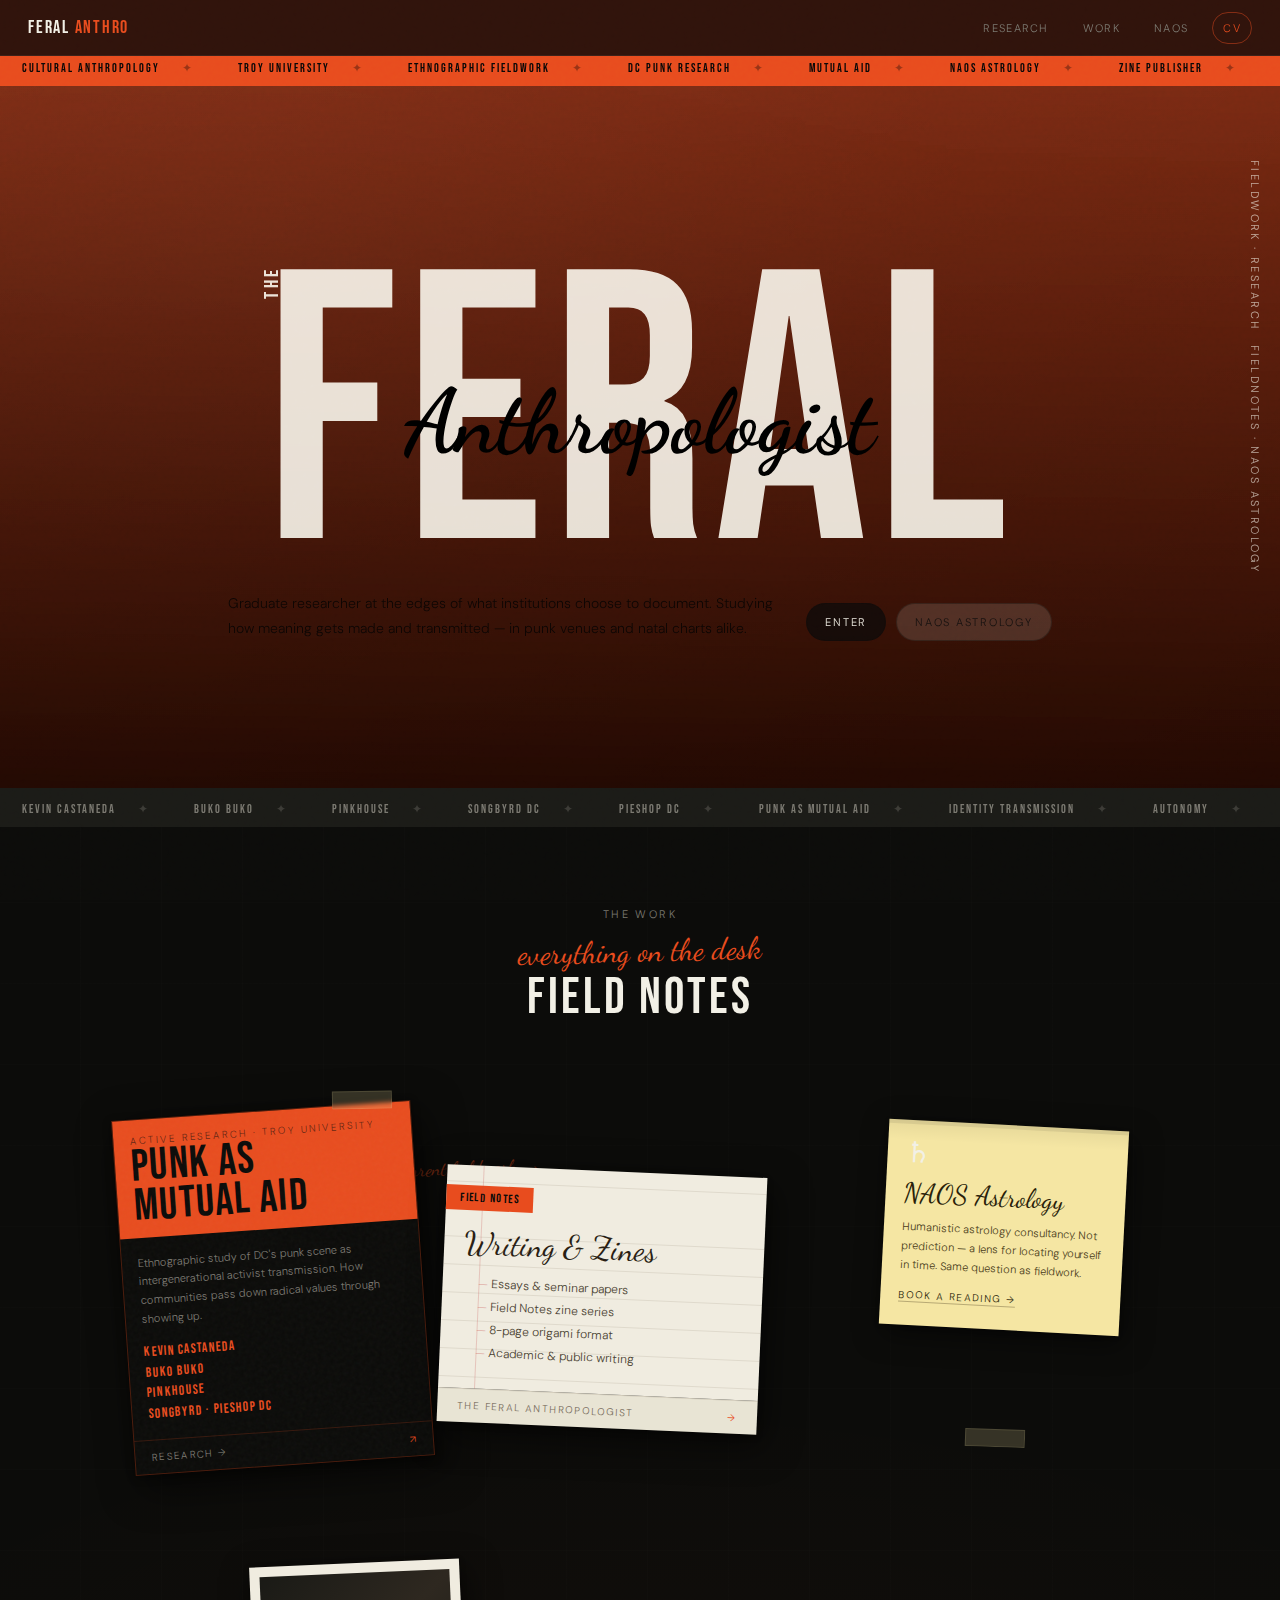
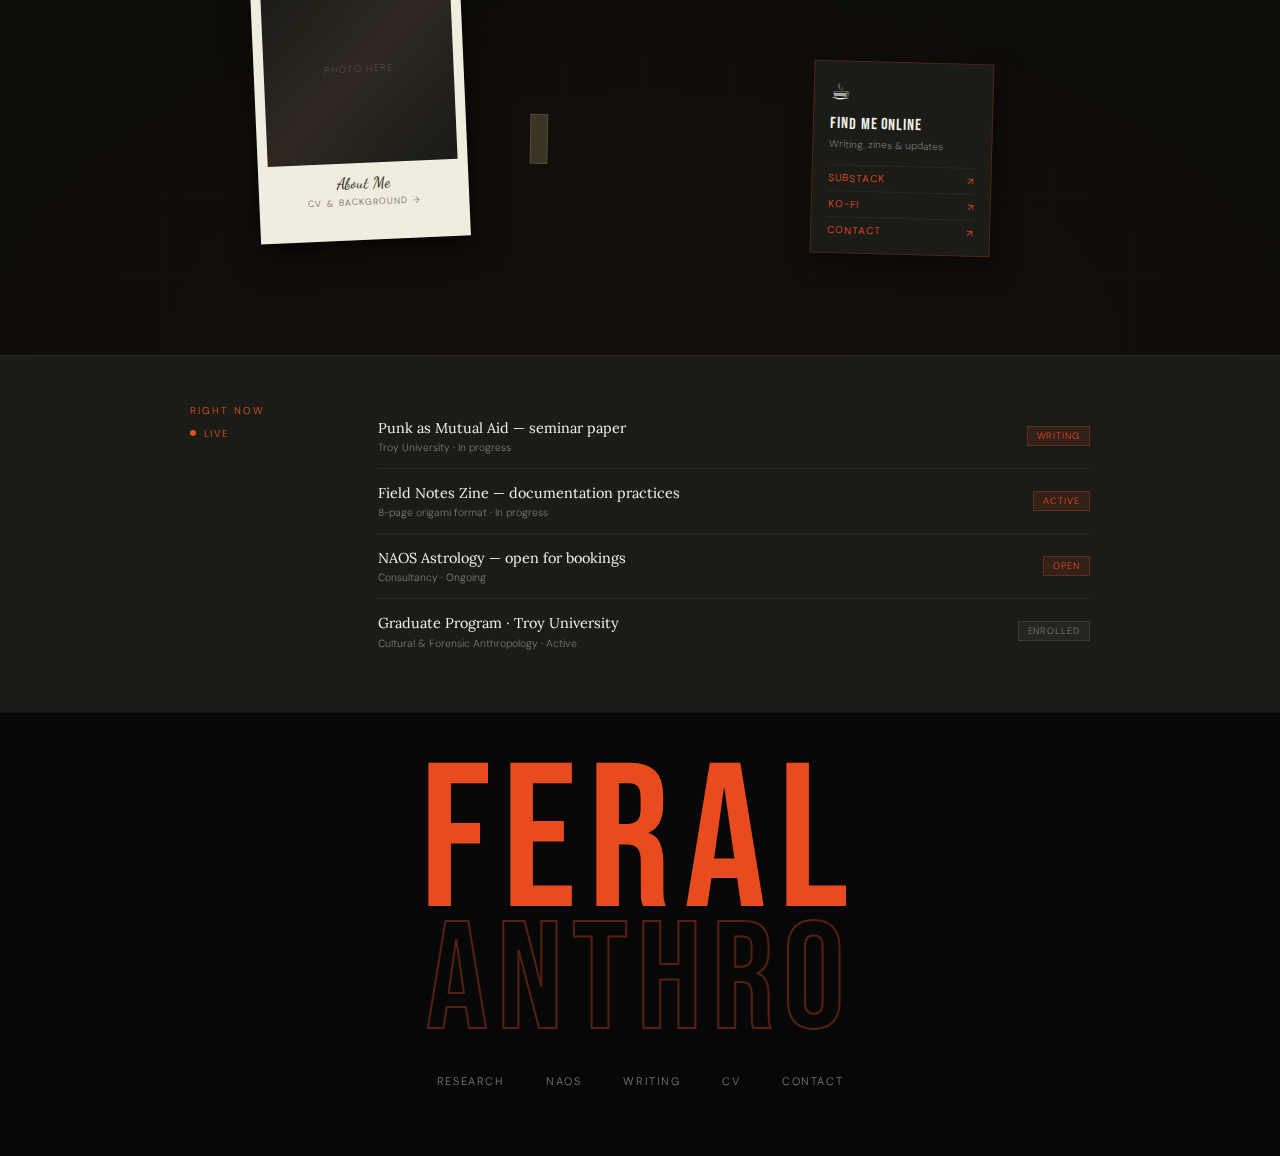
<file: index.html>
<!doctype html>
<html lang="en">
<head>
  <meta charset="utf-8" />
  <meta name="viewport" content="width=device-width,initial-scale=1" />
  <meta name="description" content="The Feral Anthropologist is the home of ethnographic fieldwork, writing, and NAOS Astrology." />
  <title>The Feral Anthropologist — Fieldwork. Meaning. Documentation.</title>
  <link rel="preconnect" href="https://fonts.googleapis.com">
  <link rel="preconnect" href="https://fonts.gstatic.com" crossorigin>
  <link href="https://fonts.googleapis.com/css2?family=Bebas+Neue&family=Dancing+Script:wght@500;700&family=Lora:ital,wght@0,400;1,400;1,500&family=DM+Sans:wght@300;400;500&display=swap" rel="stylesheet">

  <style>
    :root {
      --bg:      #070707;
      --dark:    #0c0c0a;
      --charcoal:#1b1b17;
      --ash:     #2a2a24;
      --orange:  #e84c1e;
      --orange2: #f06030;
      --cream:   #f2f0e6;
      --cream2:  #c8c4b8;
      --cream3:  #7a7870;
      --amber:   #f5e6a3;
      --gap:     3px;
    }

    *, *::before, *::after { box-sizing: border-box; margin: 0; padding: 0; }
    html { scroll-behavior: smooth; }
    body {
      background: var(--bg);
      color: var(--cream);
      font-family: 'DM Sans', system-ui, sans-serif;
      font-weight: 300;
      overflow-x: hidden;
    }
    a { color: inherit; text-decoration: none; }

    /* grain overlay */
    body::before {
      content: "";
      position: fixed; inset: 0;
      pointer-events: none; z-index: 999; opacity: .055;
      background-image: url("data:image/svg+xml,%3Csvg viewBox='0 0 220 220' xmlns='http://www.w3.org/2000/svg'%3E%3Cfilter id='n'%3E%3CfeTurbulence type='fractalNoise' baseFrequency='0.9' numOctaves='4' stitchTiles='stitch'/%3E%3C/filter%3E%3Crect width='100%25' height='100%25' filter='url(%23n)' opacity='1'/%3E%3C/svg%3E");
      mix-blend-mode: overlay;
    }

    /* ── NAV ── */
    .nav {
      position: fixed; inset: 0 0 auto 0; height: 56px;
      display: flex; align-items: center; justify-content: space-between;
      padding: 0 28px; z-index: 200;
      background: rgba(7,7,7,.82); backdrop-filter: blur(12px);
      border-bottom: 1px solid rgba(255,255,255,.06);
    }
    .brand { font-family: 'Bebas Neue', sans-serif; font-size: 1.1rem; letter-spacing: .1em; }
    .brand span { color: var(--orange); }
    .nav-links { display: flex; gap: 14px; align-items: center; }
    .nav-links a { font-size: 11px; letter-spacing: .12em; text-transform: uppercase; color: var(--cream3); padding: 8px 10px; border-radius: 999px; transition: all .15s; }
    .nav-links a:hover { color: var(--cream); background: rgba(255,255,255,.06); }
    .nav-links a.cta { border: 1px solid rgba(232,76,30,.45); color: rgba(232,76,30,.95); }
    .nav-links a.cta:hover { background: rgba(232,76,30,.08); }

    /* ── TICKER ── */
    .ticker { overflow: hidden; padding: 9px 0; white-space: nowrap; }
    .ticker.orange { background: var(--orange); }
    .ticker.dark { background: var(--charcoal); }
    .ticker-track { display: inline-flex; animation: tick 32s linear infinite; }
    .ticker.dark .ticker-track { animation-direction: reverse; animation-duration: 24s; }
    .ticker-track span { font-family: 'Bebas Neue', sans-serif; font-size: .78rem; letter-spacing: .16em; padding: 0 22px; }
    .ticker.orange .ticker-track span { color: #070707; }
    .ticker.dark .ticker-track span { color: var(--cream3); }
    .ticker-track span::after { content: '✦'; margin-left: 22px; opacity: .35; }
    @keyframes tick { from { transform: translateX(0) } to { transform: translateX(-50%) } }

    /* ══════════════════════════════════════
       HERO — Ampera style, unchanged
    ══════════════════════════════════════ */
    .hero {
      padding-top: 56px;
      min-height: 78vh;
      position: relative;
      overflow: hidden;
      display: grid;
      align-items: stretch;
    }
    .hero-photo {
      position: absolute; inset: 0;
      /* SWAP: background: url('assets/hero.jpg') center/cover no-repeat; */
      background:
        linear-gradient(180deg, rgba(0,0,0,.30), rgba(0,0,0,.78)),
        radial-gradient(1200px 600px at 20% 20%, rgba(255,255,255,.12), transparent 60%),
        linear-gradient(135deg, rgba(255,255,255,.08), rgba(255,255,255,0));
      background-size: cover; background-position: center;
      filter: saturate(.9) contrast(1.05);
    }
    .hero-photo::after {
      content: ""; position: absolute; inset: 0;
      background: rgba(232,76,30,.78);
      mix-blend-mode: multiply;
    }
    .hero-inner {
      position: relative; width: 100%;
      display: grid; place-items: center;
      padding: 20px 28px 36px;
    }
    .hero-lockup {
      position: relative;
      display: inline-block;
      width: 100%;
    }
    .hero-word {
      position: relative; width: 100%; text-align: center;
      line-height: .78; letter-spacing: .02em; text-transform: uppercase;
      font-family: 'Bebas Neue', system-ui, sans-serif;
      font-size: clamp(140px, 30vw, 520px);
      color: rgba(242,240,230,.92);
      user-select: none;
    }
    .hero-word .fwrap {
      position: relative; display: inline-block;
      mix-blend-mode: screen;
    }
    .hero-the {
      position: absolute; left: 0px; top: 26px;
      transform: rotate(-90deg); transform-origin: left top;
      font-size: 20px; letter-spacing: .18em; text-transform: uppercase;
      color: rgba(242,240,230,.92); white-space: nowrap; pointer-events: none;
    }
    .hero-script {
      position: absolute; left: 50%; top: 50%;
      transform: translate(-50%, -50%);
      font-family: 'Dancing Script', cursive;
      font-size: clamp(34px, 7vw, 96px); font-weight: 700;
      color: #000000;
      mix-blend-mode: normal;
      text-transform: none; letter-spacing: 0;
      pointer-events: none; white-space: nowrap;
    }
    .side-rail {
      position: absolute; top: calc(56px + 18px); right: 18px;
      display: flex; flex-direction: column; gap: 14px; z-index: 10;
    }
    .side-rail .rail {
      writing-mode: vertical-rl; text-orientation: mixed;
      font-size: 11px; letter-spacing: .22em; text-transform: uppercase;
      color: rgba(242,240,230,.65);
    }
    .hero-meta {
      margin-top: 18px; width: min(1100px, 100%);
      display: grid; grid-template-columns: 1fr auto; gap: 18px; align-items: end;
    }
    .hero-blurb {
      max-width: 560px; font-size: 14px; line-height: 1.8;
      color: rgba(10,10,10,.85); mix-blend-mode: overlay;
    }
    .hero-ctas { display: flex; gap: 10px; flex-wrap: wrap; justify-content: flex-end; }
    .hero-pill {
      display: inline-flex; align-items: center; gap: 8px;
      padding: 11px 18px; border-radius: 999px; font-size: 11px;
      letter-spacing: .16em; text-transform: uppercase;
      border: 1px solid rgba(10,10,10,.35); background: rgba(242,240,230,.14);
      color: rgba(10,10,10,.85); transition: transform .15s, background .15s;
    }
    .hero-pill:hover { transform: translateY(-1px); background: rgba(242,240,230,.22); }
    .hero-pill.primary { background: rgba(10,10,10,.72); color: rgba(242,240,230,.95); border-color: rgba(10,10,10,.2); }

    /* ══════════════════════════════════════
       THE DESK — centerpiece
    ══════════════════════════════════════ */
    .desk-section {
      min-height: 100vh;
      background: var(--dark);
      position: relative;
      display: flex;
      flex-direction: column;
      align-items: center;
      justify-content: center;
      padding: 80px 28px 100px;
      /* desk surface texture */
      background-image:
        radial-gradient(ellipse 80% 50% at 50% 100%, rgba(232,76,30,.04), transparent),
        repeating-linear-gradient(90deg, transparent, transparent 80px, rgba(255,255,255,.008) 80px, rgba(255,255,255,.008) 81px),
        repeating-linear-gradient(0deg, transparent, transparent 80px, rgba(255,255,255,.008) 80px, rgba(255,255,255,.008) 81px);
    }
    .desk-intro {
      text-align: center;
      margin-bottom: 72px;
    }
    .desk-intro-label {
      font-size: 11px; letter-spacing: .22em; text-transform: uppercase;
      color: var(--cream3); margin-bottom: 16px;
    }
    .desk-intro-title {
      font-family: 'Bebas Neue', sans-serif;
      font-size: clamp(2rem, 4vw, 3.5rem);
      letter-spacing: .06em; color: var(--cream);
      line-height: 1;
    }
    .desk-intro-title span {
      font-family: 'Dancing Script', cursive;
      font-size: .6em; color: var(--orange);
      display: block; transform: rotate(-1.5deg);
      letter-spacing: 0; margin-bottom: 4px;
    }

    /* The scattered desk surface */
    .desk {
      position: relative;
      width: min(1100px, 100%);
      height: 760px;
      margin: 0 auto;
      overflow: visible;
    }

    /* ── BASE ARTIFACT CARD ── */
    .artifact {
      position: absolute;
      cursor: pointer;
      transition: transform .3s cubic-bezier(.22,.68,0,1.4), box-shadow .3s ease, z-index 0s;
      z-index: 1;
      text-decoration: none;
      color: inherit;
    }
    .artifact:hover {
      z-index: 50;
      transform: var(--hover-transform) !important;
      box-shadow: 0 32px 80px rgba(0,0,0,.7), 0 8px 24px rgba(0,0,0,.4) !important;
    }

    /* ── PUNK FLYER — Research ── */
    .flyer {
      width: clamp(200px, 28vw, 300px);
      background: #0a0a08;
      border: 1px solid rgba(232,76,30,.3);
      padding: 0;
      top: 0%; left: 2%;
      transform: rotate(-4deg);
      --hover-transform: rotate(-1deg) translateY(-12px) scale(1.03);
      box-shadow: 8px 12px 40px rgba(0,0,0,.6), 0 2px 8px rgba(0,0,0,.4);
    }
    .flyer-top {
      background: var(--orange);
      padding: 14px 16px 10px;
    }
    .flyer-top .f-label { font-size: 10px; letter-spacing: .2em; text-transform: uppercase; color: rgba(10,10,10,.6); }
    .flyer-top .f-title {
      font-family: 'Bebas Neue', sans-serif;
      font-size: clamp(1.6rem, 3.5vw, 2.8rem);
      line-height: .9; letter-spacing: .03em; color: #0a0a08;
    }
    .flyer-body { padding: 16px; }
    .flyer-body .f-desc { font-size: 11px; line-height: 1.7; color: var(--cream3); margin-bottom: 14px; }
    .flyer-body .f-bands {
      font-family: 'Bebas Neue', sans-serif;
      font-size: .85rem; letter-spacing: .08em;
      color: var(--orange); line-height: 1.5;
    }
    .flyer-footer {
      border-top: 1px solid rgba(232,76,30,.2);
      padding: 10px 16px;
      display: flex; justify-content: space-between; align-items: center;
    }
    .flyer-footer span { font-size: 10px; letter-spacing: .14em; text-transform: uppercase; color: var(--cream3); }
    .flyer-footer .arr { color: var(--orange); }
    /* xerox texture on flyer */
    .flyer::before {
      content: '';
      position: absolute; inset: 0;
      background-image: url("data:image/svg+xml,%3Csvg viewBox='0 0 100 100' xmlns='http://www.w3.org/2000/svg'%3E%3Cfilter id='n'%3E%3CfeTurbulence type='fractalNoise' baseFrequency='0.75' numOctaves='2'/%3E%3C/filter%3E%3Crect width='100%25' height='100%25' filter='url(%23n)' opacity='0.04'/%3E%3C/svg%3E");
      pointer-events: none; z-index: 10;
    }

    /* ── FIELD NOTES CARD — Writing/Zines ── */
    .fieldnote {
      width: clamp(220px, 30vw, 320px);
      top: 12%; left: 30%;
      transform: rotate(2.5deg);
      --hover-transform: rotate(0.5deg) translateY(-12px) scale(1.03);
      box-shadow: 6px 10px 36px rgba(0,0,0,.55), 0 2px 6px rgba(0,0,0,.3);
    }
    .fieldnote-inner {
      background: #f0ece0;
      padding: 20px 20px 24px;
      position: relative;
    }
    /* lined paper */
    .fieldnote-inner::before {
      content: '';
      position: absolute; inset: 0;
      background-image: repeating-linear-gradient(transparent, transparent 27px, rgba(100,80,60,.12) 27px, rgba(100,80,60,.12) 28px);
      background-position: 0 44px;
      pointer-events: none;
    }
    /* red margin line */
    .fieldnote-inner::after {
      content: '';
      position: absolute; top: 0; bottom: 0; left: 36px;
      border-left: 1px solid rgba(200,80,80,.25);
      pointer-events: none;
    }
    .fn-tab {
      background: var(--orange);
      color: #0a0a08;
      font-family: 'Bebas Neue', sans-serif;
      font-size: .75rem; letter-spacing: .12em;
      padding: 5px 14px;
      display: inline-block;
      margin-bottom: 14px;
      margin-left: -20px;
    }
    .fn-title {
      font-family: 'Dancing Script', cursive;
      font-size: clamp(1.4rem, 2.5vw, 2rem);
      color: #2a1f14; line-height: 1.2;
      margin-bottom: 10px; position: relative; z-index: 1;
    }
    .fn-lines { position: relative; z-index: 1; padding-left: 16px; }
    .fn-line { font-size: 12px; line-height: 1.9; color: #4a3f30; font-family: 'DM Sans', sans-serif; }
    .fn-line::before { content: '—  '; color: rgba(200,80,80,.4); }
    .fn-footer {
      background: #e8e4d4;
      padding: 10px 20px;
      display: flex; justify-content: space-between; align-items: center;
      border-top: 1px solid rgba(100,80,60,.15);
    }
    .fn-footer span { font-size: 10px; letter-spacing: .14em; text-transform: uppercase; color: #7a6e5e; }
    .fn-footer .arr { color: var(--orange); }

    /* ── STICKY NOTE — NAOS ── */
    .sticky {
      width: clamp(180px, 22vw, 240px);
      top: 5%; right: 8%;
      transform: rotate(3deg);
      --hover-transform: rotate(1deg) translateY(-10px) scale(1.04);
      box-shadow: 4px 8px 28px rgba(0,0,0,.5), 0 1px 4px rgba(0,0,0,.3);
    }
    .sticky-inner {
      background: var(--amber);
      padding: 18px 18px 22px;
      position: relative;
      /* sticky note top fold shadow */
      background-image: linear-gradient(180deg, rgba(0,0,0,.06) 0%, transparent 20px);
    }
    .sticky-inner::before {
      content: '';
      position: absolute; top: 0; left: 0; right: 0; height: 4px;
      background: rgba(0,0,0,.07);
    }
    .sticky-symbol {
      font-size: 1.8rem; margin-bottom: 10px;
      line-height: 1;
    }
    .sticky-title {
      font-family: 'Dancing Script', cursive;
      font-size: clamp(1.3rem, 2.2vw, 1.7rem);
      color: #2a1f0a; line-height: 1.2; margin-bottom: 8px;
    }
    .sticky-desc { font-size: 11px; line-height: 1.7; color: #4a3c1a; }
    .sticky-cta {
      display: inline-block; margin-top: 14px;
      font-size: 10px; letter-spacing: .14em; text-transform: uppercase;
      color: #2a1f0a; border-bottom: 1px solid rgba(42,31,10,.3);
      transition: border-color .2s;
    }

    /* ── ABOUT POLAROID — CV/About ── */
    .polaroid {
      width: clamp(160px, 20vw, 210px);
      bottom: 4%; left: 18%;
      transform: rotate(-2.5deg);
      --hover-transform: rotate(-0.5deg) translateY(-10px) scale(1.04);
      box-shadow: 5px 10px 32px rgba(0,0,0,.55), 0 2px 6px rgba(0,0,0,.3);
    }
    .polaroid-inner { background: #f0ece0; padding: 10px 10px 32px; }
    .polaroid-photo {
      width: 100%; aspect-ratio: 1;
      /* SWAP: url('assets/you.jpg') center/cover */
      background: linear-gradient(135deg, #1a1a16 0%, #2e2820 50%, #1a1a16 100%);
      display: flex; align-items: center; justify-content: center;
    }
    .polaroid-photo span { font-size: .6rem; letter-spacing: .12em; text-transform: uppercase; color: rgba(242,240,230,.2); }
    .polaroid-caption {
      font-family: 'Dancing Script', cursive;
      font-size: 1rem; color: #2a1f14;
      text-align: center; margin-top: 10px;
      display: block;
    }
    .polaroid-sub { font-size: 9px; letter-spacing: .12em; text-transform: uppercase; color: #7a6e5e; text-align: center; margin-top: 4px; display: block; }

    /* ── TAPE pieces — decoration ── */
    .tape {
      position: absolute;
      background: rgba(245,230,163,.18);
      border: 1px solid rgba(245,230,163,.12);
      backdrop-filter: blur(2px);
      pointer-events: none;
      z-index: 20;
    }
    .tape-h { height: 18px; width: 60px; }
    .tape-v { height: 50px; width: 18px; }

    /* ── MINI CARD — Ko-fi/Substack ── */
    .mini-card {
      width: clamp(140px, 18vw, 180px);
      bottom: 2%; right: 20%;
      transform: rotate(1.5deg);
      --hover-transform: rotate(0deg) translateY(-8px) scale(1.04);
      box-shadow: 4px 8px 24px rgba(0,0,0,.5);
      cursor: default;
    }
    .mini-card-inner {
      background: var(--charcoal);
      border: 1px solid rgba(232,76,30,.25);
      padding: 16px;
    }
    .mc-icon { font-size: 1.4rem; margin-bottom: 8px; display: block; }
    .mc-title { font-family: 'Bebas Neue', sans-serif; font-size: 1rem; letter-spacing: .06em; color: var(--cream); }
    .mc-sub { font-size: 10px; color: var(--cream3); margin-top: 4px; }
    .mc-links { margin-top: 14px; display: flex; flex-direction: column; gap: 6px; }
    .mc-link { font-size: 10px; letter-spacing: .1em; text-transform: uppercase; color: var(--orange); display: flex; justify-content: space-between; border-top: 1px solid rgba(255,255,255,.06); padding-top: 6px; }
    .mc-link:hover { color: var(--cream); }

    /* ── FLOATING LABELS — tape-style annotations ── */
    .desk-annotation {
      position: absolute;
      font-family: 'Dancing Script', cursive;
      font-size: clamp(.9rem, 1.5vw, 1.2rem);
      color: rgba(232,76,30,.45);
      pointer-events: none;
      white-space: nowrap;
    }

    /* ══════════════════════════════════════
       STATUS — thin minimal strip
    ══════════════════════════════════════ */
    .status {
      background: var(--charcoal);
      padding: 48px 28px;
      border-top: 1px solid rgba(255,255,255,.05);
    }
    .status-inner {
      max-width: 900px; margin: 0 auto;
      display: grid; grid-template-columns: 140px 1fr; gap: 48px; align-items: start;
    }
    .s-label { font-size: 10px; letter-spacing: .2em; text-transform: uppercase; color: var(--orange); margin-bottom: 10px; }
    .pulse-row { display: flex; align-items: center; gap: 8px; }
    .pulse-dot { width: 6px; height: 6px; border-radius: 50%; background: var(--orange); animation: pulse 2.4s infinite; }
    @keyframes pulse { 0%{box-shadow:0 0 0 0 rgba(232,76,30,.6)} 70%{box-shadow:0 0 0 7px rgba(232,76,30,0)} 100%{box-shadow:0 0 0 0 rgba(232,76,30,0)} }
    .pulse-text { font-size: 10px; letter-spacing: .14em; text-transform: uppercase; color: var(--orange); }
    .s-items { display: flex; flex-direction: column; }
    .s-item { display: grid; grid-template-columns: 1fr auto; gap: 16px; align-items: center; padding: 14px 0; border-bottom: 1px solid rgba(255,255,255,.06); }
    .s-item:last-child { border-bottom: none; }
    .s-title { font-family: 'Lora', serif; font-size: .9rem; color: var(--cream); line-height: 1.4; }
    .s-meta { font-size: .65rem; color: var(--cream3); margin-top: 3px; }
    .badge { font-size: .58rem; letter-spacing: .1em; text-transform: uppercase; padding: 3px 9px; flex-shrink: 0; }
    .badge-on { background: rgba(232,76,30,.12); color: var(--orange); border: 1px solid rgba(232,76,30,.28); }
    .badge-off { background: rgba(242,240,230,.05); color: var(--cream3); border: 1px solid rgba(242,240,230,.1); }

    /* ══════════════════════════════════════
       FOOTER STAMP
    ══════════════════════════════════════ */
    .stamp {
      padding: 48px 28px 60px; background: var(--bg);
      text-align: center; border-top: 1px solid rgba(255,255,255,.05);
    }
    .stamp .big { font-family: 'Bebas Neue', sans-serif; font-size: clamp(80px, 16vw, 280px); line-height: .82; letter-spacing: .06em; color: var(--orange); margin: 0; }
    .stamp .outline { font-family: 'Bebas Neue', sans-serif; font-size: clamp(60px, 12vw, 210px); line-height: .82; letter-spacing: .06em; color: transparent; -webkit-text-stroke: 2px var(--orange); margin: -8px 0 0; opacity: .35; }
    .stamp-links { margin-top: 20px; display: flex; justify-content: center; gap: 18px; flex-wrap: wrap; }
    .stamp-links a { font-size: 11px; letter-spacing: .14em; text-transform: uppercase; color: var(--cream3); padding: 8px 12px; border-radius: 999px; transition: all .15s; }
    .stamp-links a:hover { color: var(--cream); background: rgba(255,255,255,.06); }

    /* ── REVEAL ── */
    .reveal { opacity: 0; transform: translateY(20px); transition: opacity .7s, transform .7s; }
    .reveal.visible { opacity: 1; transform: none; }

    /* ── RESPONSIVE ── */
    @media (max-width: 900px) {
      .desk { min-height: auto; }
      .artifact { position: relative !important; top: auto !important; left: auto !important; right: auto !important; bottom: auto !important; transform: none !important; --hover-transform: translateY(-6px) scale(1.02); margin: 12px auto; display: block; width: 90%; max-width: 320px; }
      .desk { display: flex; flex-direction: column; align-items: center; height: auto !important; }
      .desk-annotation, .tape { display: none; }
      .status-inner { grid-template-columns: 1fr; gap: 16px; }
      .hero-meta { grid-template-columns: 1fr; }
      .hero-ctas { justify-content: flex-start; }
      .side-rail { display: none; }
      .hero { min-height: 68vh; }
      .hero-inner { padding: 18px 22px 28px; }
    }
    @media (max-width: 560px) {
      .hero { min-height: auto; }
      .hero-inner { padding: 16px 18px 24px; }
      .hero-meta { margin-top: 12px; gap: 12px; }
      .nav-links a:not(.cta) { display: none; }
    }
  </style>
</head>
<body>

<!-- NAV -->
<nav class="nav" aria-label="Primary">
  <a class="brand" href="#top">FERAL <span>ANTHRO</span></a>
  <div class="nav-links">
    <a href="#research">Research</a>
    <a href="#desk">Work</a>
    <a href="https://www.naosx.com" target="_blank" rel="noreferrer">NAOS</a>
    <a href="/Resume_CV.pdf" class="cta" target="_blank" rel="noreferrer">CV</a>
  </div>
</nav>

<!-- TOP TICKER -->
<div class="ticker orange" style="padding-top:56px">
  <div class="ticker-track">
    <span>Cultural Anthropology</span><span>Troy University</span><span>Ethnographic Fieldwork</span>
    <span>DC Punk Research</span><span>Mutual Aid</span><span>NAOS Astrology</span>
    <span>Zine Publisher</span><span>USAF</span><span>Qualitative Methods</span>
    <span>Cultural Anthropology</span><span>Troy University</span><span>Ethnographic Fieldwork</span>
    <span>DC Punk Research</span><span>Mutual Aid</span><span>NAOS Astrology</span>
    <span>Zine Publisher</span><span>USAF</span><span>Qualitative Methods</span>
  </div>
</div>

<!-- ════════════ HERO ════════════ -->
<header class="hero" id="top">
  <div class="hero-photo"></div>
  <div class="side-rail" aria-hidden="true">
    <div class="rail">FIELDWORK · RESEARCH</div>
    <div class="rail">FIELDNOTES · NAOS ASTROLOGY</div>
  </div>
  <div class="hero-inner">
    <div>
      <div class="hero-word" aria-label="The Feral Anthropologist">
        <div class="hero-lockup">
          <span class="fwrap">
            <span class="hero-the">The</span>
            FERAL
          </span>
          <span class="hero-script">Anthropologist</span>
        </div>
      </div>
      <div class="hero-meta">
        <p class="hero-blurb">
          Graduate researcher at the edges of what institutions choose to document.
          Studying how meaning gets made and transmitted — in punk venues and natal charts alike.
        </p>
        <div class="hero-ctas">
          <a class="hero-pill primary" href="#desk">Enter</a>
          <a class="hero-pill" href="https://www.naosx.com" target="_blank" rel="noreferrer">NAOS Astrology</a>
        </div>
      </div>
    </div>
  </div>
</header>

<!-- BOTTOM TICKER -->
<div class="ticker dark">
  <div class="ticker-track">
    <span>Kevin Castaneda</span><span>Buko Buko</span><span>PinkHouse</span>
    <span>Songbyrd DC</span><span>PieShop DC</span><span>Punk as Mutual Aid</span>
    <span>Identity Transmission</span><span>Autonomy</span><span>Behavioral Norms</span>
    <span>Kevin Castaneda</span><span>Buko Buko</span><span>PinkHouse</span>
    <span>Songbyrd DC</span><span>PieShop DC</span><span>Punk as Mutual Aid</span>
    <span>Identity Transmission</span><span>Autonomy</span><span>Behavioral Norms</span>
  </div>
</div>

<!-- ══════════════════════════════════════
     THE FIELD DESK
══════════════════════════════════════ -->
<section class="desk-section" id="desk">

  <div class="desk-intro">
    <div class="desk-intro-label">The work</div>
    <div class="desk-intro-title">
      <span>everything on the desk</span>
      Field Notes
    </div>
  </div>

  <div class="desk" id="research">

    <!-- annotation 1 -->
    <span class="desk-annotation" style="top:8%; left:28%; transform:rotate(-2deg)">current fieldwork →</span>

    <!-- TAPE pieces -->
    <div class="tape tape-h" style="top:-4px; left:22%; transform:rotate(-1deg); z-index:25;"></div>
    <div class="tape tape-h" style="top:44%; right:15%; transform:rotate(2deg); z-index:25;"></div>
    <div class="tape tape-v" style="bottom:12%; left:40%; transform:rotate(1deg); z-index:25;"></div>

    <!-- PUNK FLYER → Research -->
    <a href="research.html" class="artifact flyer" style="top:2%; left:3%;">
      <div class="flyer-top">
        <div class="f-label">Active Research · Troy University</div>
        <div class="f-title">Punk as<br/>Mutual Aid</div>
      </div>
      <div class="flyer-body">
        <p class="f-desc">Ethnographic study of DC's punk scene as intergenerational activist transmission. How communities pass down radical values through showing up.</p>
        <div class="f-bands">
          Kevin Castaneda<br/>
          Buko Buko<br/>
          PinkHouse<br/>
          Songbyrd · PieShop DC
        </div>
      </div>
      <div class="flyer-footer">
        <span>Research →</span>
        <span class="arr">↗</span>
      </div>
    </a>

    <!-- FIELD NOTES CARD → Writing/Zines -->
    <a href="https://substack.com/@feralanthro" class="artifact fieldnote" style="top:10%; left:32%;" target="_blank" rel="noreferrer">
      <div class="fieldnote-inner">
        <div class="fn-tab">Field Notes</div>
        <div class="fn-title">Writing &amp; Zines</div>
        <div class="fn-lines">
          <div class="fn-line">Essays &amp; seminar papers</div>
          <div class="fn-line">Field Notes zine series</div>
          <div class="fn-line">8-page origami format</div>
          <div class="fn-line">Academic &amp; public writing</div>
        </div>
      </div>
      <div class="fn-footer">
        <span>The Feral Anthropologist</span>
        <span class="arr">→</span>
      </div>
    </a>

    <!-- STICKY NOTE → NAOS -->
    <a href="https://www.naosx.com" class="artifact sticky" style="top:4%; right:6%;" target="_blank" rel="noreferrer">
      <div class="sticky-inner">
        <div class="sticky-symbol">♄</div>
        <div class="sticky-title">NAOS Astrology</div>
        <div class="sticky-desc">Humanistic astrology consultancy. Not prediction — a lens for locating yourself in time. Same question as fieldwork.</div>
        <span class="sticky-cta">Book a reading →</span>
      </div>
    </a>

    <!-- POLAROID → About/CV -->
    <a href="/Resume_CV.pdf" class="artifact polaroid" style="bottom:2%; left:15%;" target="_blank" rel="noreferrer">
      <div class="polaroid-inner">
        <div class="polaroid-photo"><span>photo here</span></div>
        <span class="polaroid-caption">About Me</span>
        <span class="polaroid-sub">CV &amp; Background →</span>
      </div>
    </a>

    <!-- MINI CARD → Links -->
    <div class="artifact mini-card" style="bottom:0%; right:18%;">
      <div class="mini-card-inner">
        <span class="mc-icon">☕</span>
        <div class="mc-title">Find me online</div>
        <div class="mc-sub">Writing, zines &amp; updates</div>
        <div class="mc-links">
          <a href="https://substack.com/@feralanthro" class="mc-link" target="_blank" rel="noreferrer"><span>Substack</span><span>↗</span></a>
          <a href="https://ko-fi.com/feralanthro" class="mc-link" target="_blank" rel="noreferrer"><span>Ko-fi</span><span>↗</span></a>
          <a href="mailto:feralanthroboi@gmail.com" class="mc-link"><span>Contact</span><span>↗</span></a>
        </div>
      </div>
    </div>

  </div><!-- /desk -->
</section>

<!-- ══════════════════════════════════════
     STATUS — minimal strip
══════════════════════════════════════ -->
<section class="status">
  <div class="status-inner">
    <div>
      <div class="s-label">Right now</div>
      <div class="pulse-row"><div class="pulse-dot"></div><span class="pulse-text">Live</span></div>
    </div>
    <div class="s-items">
      <div class="s-item">
        <div><div class="s-title">Punk as Mutual Aid — seminar paper</div><div class="s-meta">Troy University · In progress</div></div>
        <span class="badge badge-on">Writing</span>
      </div>
      <div class="s-item">
        <div><div class="s-title">Field Notes Zine — documentation practices</div><div class="s-meta">8-page origami format · In progress</div></div>
        <span class="badge badge-on">Active</span>
      </div>
      <div class="s-item">
        <div><div class="s-title">NAOS Astrology — open for bookings</div><div class="s-meta">Consultancy · Ongoing</div></div>
        <span class="badge badge-on">Open</span>
      </div>
      <div class="s-item">
        <div><div class="s-title">Graduate Program · Troy University</div><div class="s-meta">Cultural &amp; Forensic Anthropology · Active</div></div>
        <span class="badge badge-off">Enrolled</span>
      </div>
    </div>
  </div>
</section>

<!-- FOOTER STAMP -->
<footer class="stamp">
  <p class="big">FERAL</p>
  <p class="outline">ANTHRO</p>
  <div class="stamp-links">
    <a href="#research">Research</a>
    <a href="https://www.naosx.com" target="_blank" rel="noreferrer">NAOS</a>
    <a href="https://substack.com/@feralanthro" target="_blank" rel="noreferrer">Writing</a>
    <a href="/Resume_CV.pdf" target="_blank" rel="noreferrer">CV</a>
    <a href="mailto:feralanthroboi@gmail.com">Contact</a>
  </div>
</footer>

<script>
  const desk = document.getElementById('desk');
  const artifacts = Array.from(document.querySelectorAll('.artifact'));

  artifacts.forEach((artifact) => {
    artifact.dataset.baseTransform = artifact.style.transform || '';
  });

  if (desk && window.innerWidth > 900) {
    desk.addEventListener('mousemove', (event) => {
      const rect = desk.getBoundingClientRect();
      const cx = (event.clientX - rect.left) / rect.width - 0.5;
      const cy = (event.clientY - rect.top) / rect.height - 0.5;

      artifacts.forEach((artifact, index) => {
        if (artifact.matches(':hover')) {
          return;
        }

        const depth = 0.6 + (index % 3) * 0.2;
        const baseTransform = artifact.dataset.baseTransform || '';
        artifact.style.transition = 'transform .8s ease, box-shadow .3s ease';
        artifact.style.transform = `${baseTransform} translate(${cx * 8 * depth}px, ${cy * 6 * depth}px)`;
      });
    });

    desk.addEventListener('mouseleave', () => {
      artifacts.forEach((artifact) => {
        artifact.style.transition = 'transform 1.2s ease, box-shadow .3s ease';
        artifact.style.transform = artifact.dataset.baseTransform || '';
      });
    });
  }
</script>
</body>
</html>
</file>
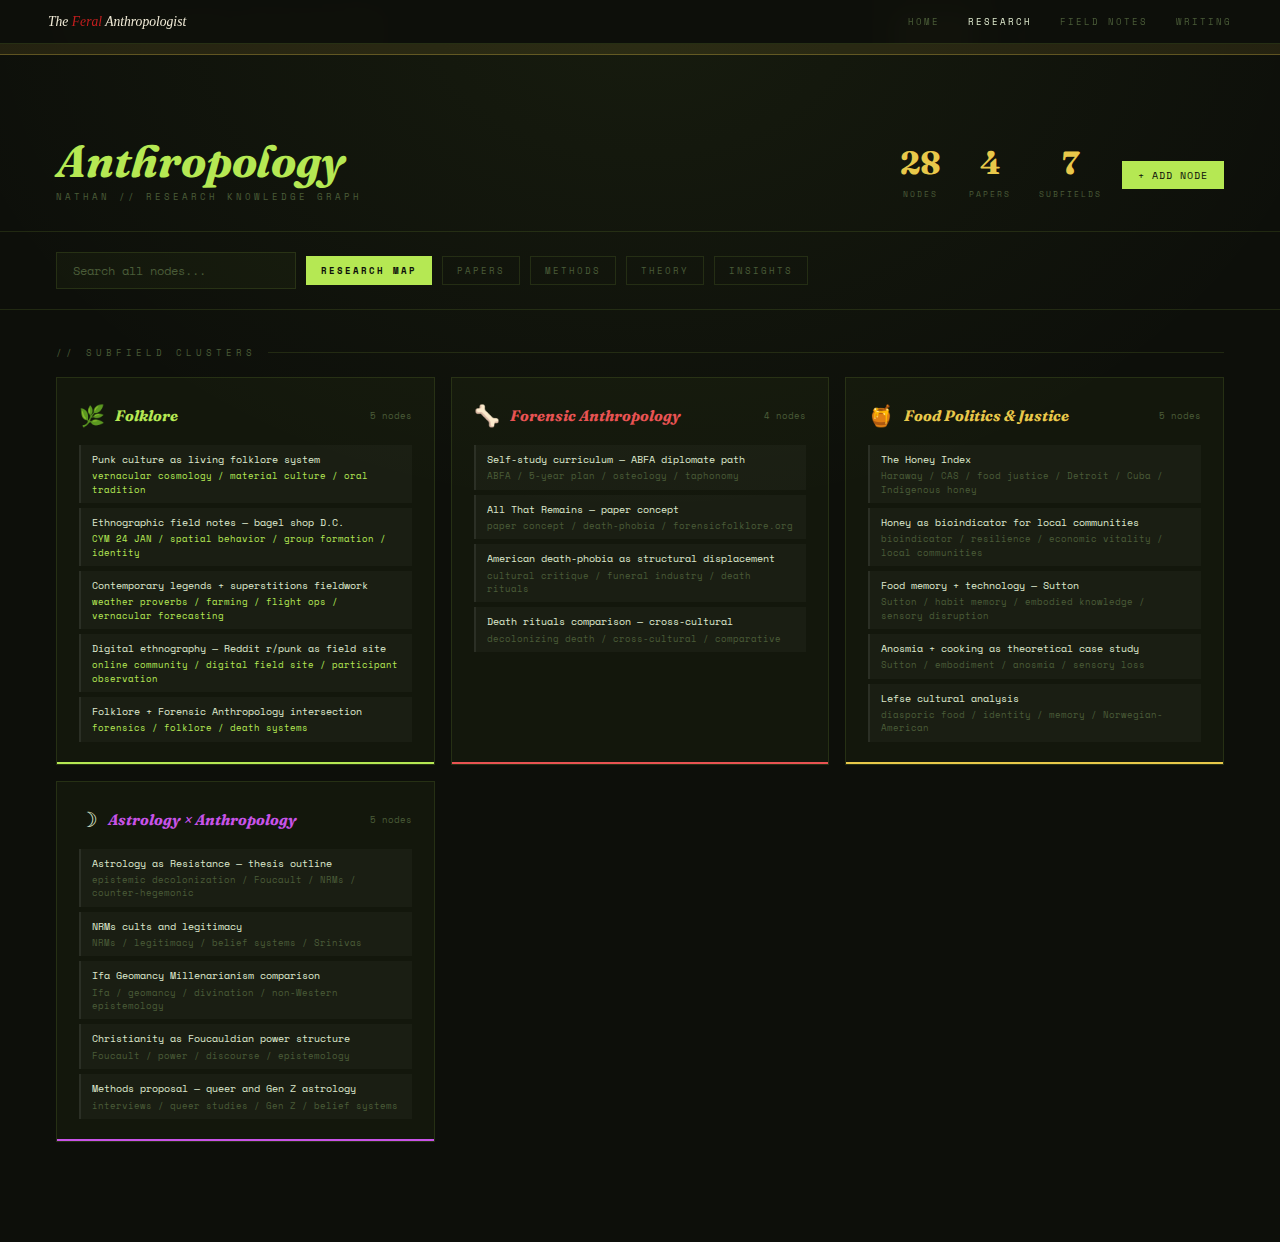
<file: research.html>
<!DOCTYPE html>
<html lang="en">
<head>
<meta charset="UTF-8">
<meta name="viewport" content="width=device-width, initial-scale=1.0">
<title>FERAL — Anthropology Research Graph</title>
<style>
  @import url('https://fonts.googleapis.com/css2?family=Fraunces:ital,wght@0,300;0,700;1,300;1,700&family=Space+Mono:ital,wght@0,400;0,700;1,400&display=swap');

  :root {
    --bg: #0d0f0a;
    --accent1: #b5e853;
    --accent2: #e8c84a;
    --accent3: #e85353;
    --accent4: #53d0e8;
    --accent5: #c853e8;
    --accent6: #e87a53;
    --text: #dde8cc;
    --muted: #4a5c38;
    --card: rgba(181,232,83,0.04);
    --border: rgba(181,232,83,0.12);
  }

  * { margin: 0; padding: 0; box-sizing: border-box; }

  body {
    background: var(--bg);
    color: var(--text);
    font-family: 'Space Mono', monospace;
    min-height: 100vh;
    background-image: radial-gradient(ellipse 80% 60% at 50% 0%, rgba(181,232,83,0.06) 0%, transparent 70%);
  }

  /* LOADING */
  #loading {
    position: fixed;
    inset: 0;
    background: var(--bg);
    display: flex;
    flex-direction: column;
    align-items: center;
    justify-content: center;
    z-index: 999;
    gap: 20px;
  }

  .load-title {
    font-family: 'Fraunces', serif;
    font-size: 2rem;
    font-style: italic;
    color: var(--accent1);
  }

  .load-bar {
    width: 200px;
    height: 2px;
    background: var(--border);
    position: relative;
    overflow: hidden;
  }

  .load-bar::after {
    content: '';
    position: absolute;
    left: -100%;
    width: 100%;
    height: 100%;
    background: var(--accent1);
    animation: slide 1.2s ease-in-out infinite;
  }

  @keyframes slide { to { left: 100%; } }

  .load-status {
    font-size: 0.6rem;
    color: var(--muted);
    letter-spacing: 2px;
  }

  /* CONFIG BANNER */
  #config-banner {
    background: rgba(232,200,74,0.1);
    border-bottom: 1px solid rgba(232,200,74,0.3);
    padding: 12px 56px;
    font-size: 0.65rem;
    color: var(--accent2);
    display: none;
    align-items: center;
    gap: 16px;
  }

  #config-banner a { color: var(--accent2); text-decoration: underline; cursor: pointer; }

  #sheet-url-input {
    background: rgba(0,0,0,0.3);
    border: 1px solid rgba(232,200,74,0.3);
    color: var(--text);
    font-family: 'Space Mono', monospace;
    font-size: 0.65rem;
    padding: 6px 12px;
    width: 480px;
    outline: none;
  }

  #sheet-url-input:focus { border-color: var(--accent2); }

  .btn {
    font-family: 'Space Mono', monospace;
    font-size: 0.6rem;
    padding: 7px 16px;
    letter-spacing: 1px;
    cursor: pointer;
    border: none;
    text-transform: uppercase;
    transition: opacity 0.15s;
  }
  .btn:hover { opacity: 0.8; }
  .btn-amber { background: var(--accent2); color: var(--bg); }
  .btn-green { background: var(--accent1); color: var(--bg); }
  .btn-ghost { background: transparent; border: 1px solid var(--border); color: var(--muted); }

  /* HEADER */
  header {
    padding: 40px 56px 28px;
    border-bottom: 1px solid var(--border);
    display: flex;
    align-items: flex-end;
    justify-content: space-between;
    gap: 24px;
  }

  .logo-wrap h1 {
    font-family: 'Fraunces', serif;
    font-size: 2.8rem;
    font-weight: 700;
    font-style: italic;
    color: var(--accent1);
    line-height: 1;
  }

  .logo-wrap p {
    font-size: 0.58rem;
    color: var(--muted);
    letter-spacing: 3px;
    text-transform: uppercase;
    margin-top: 6px;
  }

  .header-right {
    display: flex;
    align-items: center;
    gap: 20px;
  }

  .header-stats { display: flex; gap: 28px; }
  .hstat { text-align: center; }
  .hstat-n { font-family: 'Fraunces', serif; font-size: 2rem; font-weight: 700; color: var(--accent2); line-height: 1; display: block; }
  .hstat-l { font-size: 0.52rem; color: var(--muted); letter-spacing: 2px; text-transform: uppercase; }

  /* CONTROLS */
  .controls {
    padding: 20px 56px;
    display: flex;
    gap: 10px;
    flex-wrap: wrap;
    align-items: center;
    border-bottom: 1px solid var(--border);
  }

  input[type=text] {
    background: var(--card);
    border: 1px solid var(--border);
    color: var(--text);
    font-family: 'Space Mono', monospace;
    font-size: 0.75rem;
    padding: 9px 16px;
    outline: none;
    width: 240px;
    transition: border-color 0.2s;
  }
  input[type=text]:focus { border-color: var(--accent1); }
  input[type=text]::placeholder { color: var(--muted); }

  .tab {
    font-size: 0.58rem;
    padding: 7px 14px;
    letter-spacing: 2px;
    text-transform: uppercase;
    cursor: pointer;
    border: 1px solid var(--border);
    color: var(--muted);
    background: transparent;
    transition: all 0.15s;
  }
  .tab:hover { color: var(--text); border-color: var(--muted); }
  .tab.active { background: var(--accent1); color: var(--bg); border-color: var(--accent1); font-weight: 700; }

  .last-updated {
    margin-left: auto;
    font-size: 0.55rem;
    color: var(--muted);
    letter-spacing: 1px;
  }

  /* MAIN */
  .main { padding: 36px 56px 60px; }

  .sec-label {
    font-size: 0.56rem;
    color: var(--muted);
    letter-spacing: 4px;
    text-transform: uppercase;
    margin-bottom: 18px;
    display: flex;
    align-items: center;
    gap: 12px;
  }
  .sec-label::after { content: ''; flex: 1; height: 1px; background: var(--border); }

  /* VIEWS */
  .view { display: none; }
  .view.active { display: block; }

  /* CLUSTERS */
  .clusters {
    display: grid;
    grid-template-columns: repeat(auto-fill, minmax(320px, 1fr));
    gap: 16px;
    margin-bottom: 40px;
  }

  .cluster {
    background: var(--card);
    border: 1px solid var(--border);
    padding: 22px;
    position: relative;
    overflow: hidden;
    transition: transform 0.15s, border-color 0.15s;
  }
  .cluster:hover { transform: translateY(-2px); border-color: rgba(181,232,83,0.25); }

  .cluster::after {
    content: '';
    position: absolute;
    bottom: 0; left: 0;
    height: 2px; width: 100%;
  }

  .cluster-head {
    display: flex;
    align-items: center;
    gap: 10px;
    margin-bottom: 14px;
  }

  .cluster-icon { font-size: 1.3rem; }

  .cluster-title {
    font-family: 'Fraunces', serif;
    font-size: 0.95rem;
    font-weight: 700;
    font-style: italic;
  }

  .cluster-count { margin-left: auto; font-size: 0.55rem; color: var(--muted); }

  .leaf-list { display: flex; flex-direction: column; gap: 5px; }

  .leaf {
    font-size: 0.65rem;
    padding: 7px 11px;
    background: rgba(255,255,255,0.03);
    border-left: 2px solid rgba(255,255,255,0.08);
    color: var(--text);
    line-height: 1.5;
    transition: all 0.12s;
    cursor: default;
  }
  .leaf:hover { background: rgba(255,255,255,0.06); border-left-color: var(--accent1); }
  .leaf.match { border-left-color: var(--accent2); background: rgba(232,200,74,0.08); color: var(--accent2); }

  .leaf .leaf-meta { display: block; font-size: 0.55rem; color: var(--muted); margin-top: 2px; }

  /* PAPERS */
  .paper-grid {
    display: grid;
    grid-template-columns: repeat(auto-fill, minmax(340px, 1fr));
    gap: 16px;
  }

  .paper-card {
    background: var(--card);
    border: 1px solid var(--border);
    padding: 22px;
    transition: border-color 0.15s;
  }
  .paper-card:hover { border-color: rgba(181,232,83,0.3); }

  .paper-title {
    font-family: 'Fraunces', serif;
    font-size: 0.95rem;
    font-style: italic;
    color: var(--accent1);
    margin-bottom: 10px;
    line-height: 1.4;
  }

  .paper-status {
    font-size: 0.55rem;
    padding: 3px 9px;
    letter-spacing: 2px;
    text-transform: uppercase;
    margin-bottom: 11px;
    display: inline-block;
  }
  .status-active { background: rgba(181,232,83,0.15); color: var(--accent1); }
  .status-concept { background: rgba(232,200,74,0.15); color: var(--accent2); }
  .status-outline { background: rgba(83,208,232,0.15); color: var(--accent4); }

  .paper-desc { font-size: 0.65rem; color: var(--muted); line-height: 1.7; margin-bottom: 12px; }

  .paper-tags { display: flex; flex-wrap: wrap; gap: 5px; }
  .tag { font-size: 0.55rem; padding: 2px 8px; background: rgba(255,255,255,0.04); border: 1px solid rgba(255,255,255,0.08); color: var(--muted); }

  /* METHODS / THEORY */
  .card-grid {
    display: grid;
    grid-template-columns: repeat(auto-fill, minmax(300px, 1fr));
    gap: 14px;
  }

  .item-card {
    background: var(--card);
    border: 1px solid var(--border);
    padding: 20px;
  }

  .item-name {
    font-family: 'Fraunces', serif;
    font-size: 0.9rem;
    font-style: italic;
    color: var(--accent4);
    margin-bottom: 8px;
  }
  .item-name.theory-name { color: var(--accent5); }

  .item-body { font-size: 0.64rem; color: var(--muted); line-height: 1.7; }

  /* INSIGHTS */
  .insights-grid {
    display: grid;
    grid-template-columns: repeat(auto-fill, minmax(320px, 1fr));
    gap: 10px;
    margin-top: 32px;
    padding: 24px;
    background: rgba(181,232,83,0.04);
    border: 1px solid rgba(181,232,83,0.12);
  }

  .insight {
    font-size: 0.65rem;
    padding: 10px 14px;
    border-left: 2px solid var(--accent1);
    color: var(--text);
    line-height: 1.6;
    background: rgba(0,0,0,0.2);
  }
  .insight strong { color: var(--accent1); }

  /* ADD FORM */
  #add-panel {
    position: fixed;
    top: 0; right: -480px;
    width: 480px;
    height: 100vh;
    background: #0f1209;
    border-left: 1px solid var(--border);
    z-index: 100;
    transition: right 0.3s ease;
    overflow-y: auto;
    padding: 32px;
  }
  #add-panel.open { right: 0; }

  .panel-title {
    font-family: 'Fraunces', serif;
    font-size: 1.4rem;
    font-style: italic;
    color: var(--accent1);
    margin-bottom: 24px;
  }

  .form-group { margin-bottom: 16px; }

  .form-label {
    display: block;
    font-size: 0.58rem;
    color: var(--muted);
    letter-spacing: 2px;
    text-transform: uppercase;
    margin-bottom: 6px;
  }

  .form-input, .form-select, .form-textarea {
    width: 100%;
    background: var(--card);
    border: 1px solid var(--border);
    color: var(--text);
    font-family: 'Space Mono', monospace;
    font-size: 0.72rem;
    padding: 9px 14px;
    outline: none;
    transition: border-color 0.2s;
  }
  .form-input:focus, .form-select:focus, .form-textarea:focus { border-color: var(--accent1); }
  .form-textarea { resize: vertical; min-height: 80px; }
  .form-select option { background: #0f1209; }

  .form-row { display: flex; gap: 10px; }
  .form-row .form-group { flex: 1; }

  .panel-actions { display: flex; gap: 10px; margin-top: 24px; }

  .copy-hint {
    margin-top: 16px;
    padding: 12px;
    background: rgba(181,232,83,0.06);
    border: 1px solid var(--border);
    font-size: 0.62rem;
    color: var(--muted);
    line-height: 1.6;
  }
  .copy-hint strong { color: var(--accent1); display: block; margin-bottom: 4px; }
  .copy-hint code {
    display: block;
    background: rgba(0,0,0,0.3);
    padding: 6px 10px;
    margin-top: 8px;
    font-size: 0.58rem;
    color: var(--text);
    word-break: break-all;
    line-height: 1.5;
  }

  .overlay {
    position: fixed;
    inset: 0;
    background: rgba(0,0,0,0.5);
    z-index: 99;
    display: none;
  }
  .overlay.show { display: block; }

  /* Color coding by category */
  .cat-Folklore .cluster-title, .cat-Folklore .leaf-meta { color: var(--accent1); }
  .cat-Folklore::after { background: var(--accent1); }
  .cat-Forensic .cluster-title { color: var(--accent3); }
  .cat-Forensic::after { background: var(--accent3); }
  .cat-Food .cluster-title { color: var(--accent2); }
  .cat-Food::after { background: var(--accent2); }
  .cat-AstroAnthro .cluster-title { color: var(--accent5); }
  .cat-AstroAnthro::after { background: var(--accent5); }
  .cat-Methods .cluster-title { color: var(--accent4); }
  .cat-Methods::after { background: var(--accent4); }
  .cat-Theory .cluster-title { color: var(--accent6); }
  .cat-Theory::after { background: var(--accent6); }

  .empty-state {
    padding: 60px 0;
    text-align: center;
    color: var(--muted);
    font-size: 0.7rem;
  }
</style>
</head>
<body>
<style>
.site-nav {
  position: fixed; top: 0; left: 0; right: 0; z-index: 200;
  padding: 0 48px; height: 44px;
  display: flex; align-items: center; justify-content: space-between;
  background: rgba(13,15,10,0.98); backdrop-filter: blur(12px);
  border-bottom: 1px solid rgba(181,232,83,0.15);
  font-family: IBM Plex Mono, Space Mono, monospace;
}
.site-nav a.snl { font-family: Georgia, serif; font-style: italic; font-size: 0.85rem; color: #f0ead6; text-decoration: none; }
.site-nav a.snl span { color: #c41e1e; }
.site-nav-links { display: flex; gap: 28px; }
.site-nav-links a { font-size: 0.55rem; letter-spacing: 2px; text-transform: uppercase; color: #4a5c38; text-decoration: none; transition: color 0.15s; }
.site-nav-links a:hover { color: #dde8cc; }
.site-nav-links a.active { color: #dde8cc; }
header { margin-top: 44px !important; }
</style>
<div class="site-nav">
  <a href="index.html" class="snl">The <span>Feral</span> Anthropologist</a>
  <div class="site-nav-links">
    <a href="index.html">Home</a>
    <a href="research.html" class="active">Research</a>
    <a href="zine.html">Field Notes</a>
    <a href="writing.html">Writing</a>
  </div>
</div>

<!-- Loading -->
<div id="loading">
  <div class="load-title">Anthropology</div>
  <div class="load-bar"></div>
  <div class="load-status" id="load-status">LOADING RESEARCH DATA...</div>
</div>

<!-- Config banner (shows if no sheet connected) -->
<div id="config-banner">
  <span>⚡ Connect your Google Sheet to make this auto-update:</span>
  <input id="sheet-url-input" type="text" placeholder="Paste your Google Sheets CSV URL here..." />
  <button class="btn btn-amber" onclick="saveSheetUrl()">Connect</button>
  <button class="btn btn-ghost" onclick="dismissBanner()">Use built-in data</button>
</div>

<header>
  <div class="logo-wrap">
    <h1>Anthropology</h1>
    <p>Nathan // Research Knowledge Graph</p>
  </div>
  <div class="header-right">
    <div class="header-stats">
      <div class="hstat"><span class="hstat-n" id="stat-nodes">—</span><span class="hstat-l">Nodes</span></div>
      <div class="hstat"><span class="hstat-n" id="stat-papers">—</span><span class="hstat-l">Papers</span></div>
      <div class="hstat"><span class="hstat-n" id="stat-cats">—</span><span class="hstat-l">Subfields</span></div>
    </div>
    <button class="btn btn-green" onclick="openAddPanel()">+ Add Node</button>
  </div>
</header>

<div class="controls">
  <input type="text" placeholder="Search all nodes..." id="searchInput" />
  <div class="tab active" data-view="map">Research Map</div>
  <div class="tab" data-view="papers">Papers</div>
  <div class="tab" data-view="methods">Methods</div>
  <div class="tab" data-view="theory">Theory</div>
  <div class="tab" data-view="insights">Insights</div>
  <div class="last-updated" id="last-updated"></div>
</div>

<div class="main">
  <div id="view-map" class="view active"></div>
  <div id="view-papers" class="view"></div>
  <div id="view-methods" class="view"></div>
  <div id="view-theory" class="view"></div>
  <div id="view-insights" class="view"></div>
</div>

<!-- Add Node Panel -->
<div class="overlay" id="overlay" onclick="closeAddPanel()"></div>
<div id="add-panel">
  <div class="panel-title">Add New Node</div>

  <div class="form-row">
    <div class="form-group">
      <label class="form-label">Category</label>
      <select class="form-select" id="f-category">
        <option>Folklore</option>
        <option>Forensic</option>
        <option>Food</option>
        <option>AstroAnthro</option>
        <option>Methods</option>
        <option>Theory</option>
        <option>Insight</option>
      </select>
    </div>
    <div class="form-group">
      <label class="form-label">Type</label>
      <select class="form-select" id="f-type">
        <option>leaf</option>
        <option>paper</option>
        <option>method</option>
        <option>theory</option>
        <option>insight</option>
      </select>
    </div>
  </div>

  <div class="form-group">
    <label class="form-label">Subfield Label</label>
    <input class="form-input" type="text" id="f-subfield" placeholder="e.g. Folklore, Honey Index..." />
  </div>

  <div class="form-group">
    <label class="form-label">Title</label>
    <input class="form-input" type="text" id="f-title" placeholder="Short concept or paper title" />
  </div>

  <div class="form-group">
    <label class="form-label">Description</label>
    <textarea class="form-textarea" id="f-description" placeholder="What is this? Why does it matter?"></textarea>
  </div>

  <div class="form-group">
    <label class="form-label">Meta / Tags</label>
    <input class="form-input" type="text" id="f-meta" placeholder="key terms / theorists / methods" />
  </div>

  <div class="form-group">
    <label class="form-label">Status</label>
    <select class="form-select" id="f-status">
      <option>active</option>
      <option>concept</option>
      <option>outline</option>
      <option>complete</option>
    </select>
  </div>

  <div class="panel-actions">
    <button class="btn btn-green" onclick="addNode()">Add to Graph</button>
    <button class="btn btn-ghost" onclick="closeAddPanel()">Cancel</button>
  </div>

  <div class="copy-hint">
    <strong>To make this permanent:</strong>
    After adding a node here it shows immediately. To save it forever connect a Google Sheet — copy this row format and paste it into your sheet:
    <code>category, subfield, title, description, meta, type, status</code>
  </div>
</div>

<script>
// ============================================================
// DATA LAYER
// ============================================================

// Built-in seed data (from ChatGPT export analysis)
const SEED_DATA = [
  {category:'Folklore',subfield:'Folklore',title:'Punk culture as living folklore system',description:'Vernacular cosmology — punk as informal belief system transmitted outside institutions',meta:'vernacular cosmology / material culture / oral tradition',type:'leaf',status:'active'},
  {category:'Folklore',subfield:'Folklore',title:'Ethnographic field notes — bagel shop D.C.',description:'Observed spatial behavior and group formation at NYC-Jewish inspired bagel shop in winter',meta:'CYM 24 JAN / spatial behavior / group formation / identity',type:'leaf',status:'active'},
  {category:'Folklore',subfield:'Folklore',title:'Contemporary legends + superstitions fieldwork',description:'Midwest family weather proverbs and their practical ecological function in tornado alley',meta:'weather proverbs / farming / flight ops / vernacular forecasting',type:'leaf',status:'active'},
  {category:'Folklore',subfield:'Folklore',title:'Digital ethnography — Reddit r/punk as field site',description:'Treating online punk community as adjacent room in same cultural building as physical punk scene',meta:'online community / digital field site / participant observation',type:'leaf',status:'active'},
  {category:'Folklore',subfield:'Folklore',title:'Folklore + Forensic Anthropology intersection',description:'Both systems make meaning of the dead — shared project across disciplines',meta:'forensics / folklore / death systems',type:'leaf',status:'active'},
  {category:'Forensic',subfield:'Forensic Anthropology',title:'Self-study curriculum — ABFA diplomate path',description:'5-year hybrid plan from basics through diplomate competencies; osteology → taphonomy → trauma',meta:'ABFA / 5-year plan / osteology / taphonomy',type:'leaf',status:'active'},
  {category:'Forensic',subfield:'Forensic Anthropology',title:'All That Remains — paper concept',description:'Forensic + folklore as dual death systems; American death-phobia as structural and commercial',meta:'paper concept / death-phobia / forensicfolklore.org',type:'paper',status:'concept'},
  {category:'Forensic',subfield:'Forensic Anthropology',title:'American death-phobia as structural displacement',description:'U.S. death-phobia is not psychological fear — it is commercial and ideological displacement of dying',meta:'cultural critique / funeral industry / death rituals',type:'leaf',status:'active'},
  {category:'Forensic',subfield:'Forensic Anthropology',title:'Death rituals comparison — cross-cultural',description:'Comparing global death practices to challenge U.S. death-phobic norm',meta:'decolonizing death / cross-cultural / comparative',type:'leaf',status:'active'},
  {category:'Food',subfield:'Food Politics & Justice',title:'The Honey Index',description:'Apiculture as emergent resilience signal in food system instability. 10-page grad paper outline complete.',meta:'Haraway / CAS / food justice / Detroit / Cuba / Indigenous honey',type:'paper',status:'active'},
  {category:'Food',subfield:'Food Politics & Justice',title:'Honey as bioindicator for local communities',description:'Going Beyond the Hive — honey as proxy for economic vitality and sociocultural transition',meta:'bioindicator / resilience / economic vitality / local communities',type:'leaf',status:'active'},
  {category:'Food',subfield:'Food Politics & Justice',title:'Food memory + technology — Sutton',description:'Technological change disrupts embodied sensory knowledge that transmits food traditions across generations',meta:'Sutton / habit memory / embodied knowledge / sensory disruption',type:'leaf',status:'active'},
  {category:'Food',subfield:'Food Politics & Justice',title:'Anosmia + cooking as theoretical case study',description:'Personal experience of anosmia as rare empirical counterexample to Sutton\'s sensory transmission argument — potential dissertation-level contribution',meta:'Sutton / embodiment / anosmia / sensory loss',type:'leaf',status:'active'},
  {category:'Food',subfield:'Food Politics & Justice',title:'Lefse cultural analysis',description:'Norwegian-American food as diasporic memory and identity performance',meta:'diasporic food / identity / memory / Norwegian-American',type:'leaf',status:'active'},
  {category:'AstroAnthro',subfield:'Astrology × Anthropology',title:'Astrology as Resistance — thesis outline',description:'Astrology as delegitimized non-Western knowledge system. Core NAOS intellectual brand AND academic argument.',meta:'epistemic decolonization / Foucault / NRMs / counter-hegemonic',type:'paper',status:'outline'},
  {category:'AstroAnthro',subfield:'Astrology × Anthropology',title:'NRMs cults and legitimacy',description:'Where does astrology sit on the spectrum of belief systems vs religious movements vs cults?',meta:'NRMs / legitimacy / belief systems / Srinivas',type:'leaf',status:'active'},
  {category:'AstroAnthro',subfield:'Astrology × Anthropology',title:'Ifa Geomancy Millenarianism comparison',description:'Non-Western divination as legitimate epistemic practice — comparative framework',meta:'Ifa / geomancy / divination / non-Western epistemology',type:'leaf',status:'active'},
  {category:'AstroAnthro',subfield:'Astrology × Anthropology',title:'Christianity as Foucauldian power structure',description:'Why some belief systems get legitimized and others marginalized — discourse analysis',meta:'Foucault / power / discourse / epistemology',type:'leaf',status:'active'},
  {category:'AstroAnthro',subfield:'Astrology × Anthropology',title:'Methods proposal — queer and Gen Z astrology',description:'Graduate methods class proposal. Single method: interviews. Research question on queer communities and Gen Z engaging with astrology.',meta:'interviews / queer studies / Gen Z / belief systems',type:'paper',status:'active'},
  {category:'Methods',subfield:'Methods',title:'Ethnographic observation',description:'Core fieldwork across multiple assignments. Developing skill: moving from spatial description to folkloric texture — meaning, symbols, micro-rituals.',meta:'field notes / ethnography / participant observation',type:'method',status:'active'},
  {category:'Methods',subfield:'Methods',title:'Digital ethnography',description:'Reddit as field site. Social media as data. Tumblr as public-facing brand-ethnography hybrid.',meta:'digital / Reddit / Tumblr / online community',type:'method',status:'active'},
  {category:'Methods',subfield:'Methods',title:'Commodity chain analysis',description:'Applied in food systems and globalization coursework. Gives Honey Index its structural backbone.',meta:'commodity chain / food systems / globalization',type:'method',status:'active'},
  {category:'Methods',subfield:'Methods',title:'Foucauldian discourse analysis',description:'Applied to Christianity, astrology, and death-phobia. Strongest theoretical tool — binds all three subfields.',meta:'Foucault / discourse / power / legitimacy',type:'method',status:'active'},
  {category:'Theory',subfield:'Theory & Thinkers',title:'Foucault — power and discourse',description:'What knowledge gets legitimized. Applied to Christianity, astrology, and delegitimized non-Western epistemologies.',meta:'power / discourse / epistemology / legitimacy',type:'theory',status:'active'},
  {category:'Theory',subfield:'Theory & Thinkers',title:'Donna Haraway — CAS and situated knowledge',description:'Complex adaptive systems + researcher positionality. Honey Index theoretical backbone.',meta:'CAS / situated knowledge / more-than-human / ecology',type:'theory',status:'active'},
  {category:'Theory',subfield:'Theory & Thinkers',title:'David Sutton — food memory and embodiment',description:'Habit memory and synesthetic transmission of food traditions. Your anosmia is a counterexample.',meta:'habit memory / synesthesia / embodiment / food',type:'theory',status:'active'},
  {category:'Theory',subfield:'Theory & Thinkers',title:'Bourdieu — symbolic capital',description:'Applied in RE reform paper. Cultural vs social capital in academic vs folk knowledge.',meta:'symbolic capital / cultural capital / field',type:'theory',status:'active'},
  {category:'Theory',subfield:'Theory & Thinkers',title:'Epistemic decolonization',description:'Through-line across all subfields — folklore, food, forensics, astrology. The real dissertation topic.',meta:'decolonization / non-Western knowledge / colonialism',type:'theory',status:'active'},
  {category:'Insight',subfield:'Insights',title:'Through-line: one dissertation in four papers',description:'Epistemic decolonization runs through folklore, food, forensics, and astrology. You keep starting new papers when you are circling the same argument.',meta:'dissertation / focus / through-line',type:'insight',status:'active'},
  {category:'Insight',subfield:'Insights',title:'Strongest concept: The Honey Index',description:'Most original paper. Has quantitative hook (bioindicator) + strong theoretical frame. Protect this one.',meta:'honey / bioindicator / resilience / food justice',type:'insight',status:'active'},
  {category:'Insight',subfield:'Insights',title:'Underdeveloped: anosmia as theoretical contribution',description:'Mentioned once and moved on. Lived counterexample to Sutton\'s sensory transmission argument. Dissertation-quality contribution.',meta:'anosmia / Sutton / embodiment',type:'insight',status:'active'},
  {category:'Insight',subfield:'Insights',title:'Risk: spreading too thin across projects',description:'Forensic + Folklore + Food + Astro all need focus. Decide which is the dissertation and subordinate the rest.',meta:'focus / dissertation / priority',type:'insight',status:'active'},
];

const CLUSTER_CONFIG = {
  Folklore:    { icon:'🌿', color:'var(--accent1)' },
  Forensic:    { icon:'🦴', color:'var(--accent3)' },
  Food:        { icon:'🍯', color:'var(--accent2)' },
  AstroAnthro: { icon:'☽',  color:'var(--accent5)' },
  Methods:     { icon:'◈',  color:'var(--accent4)' },
  Theory:      { icon:'◆',  color:'var(--accent6)' },
  Insight:     { icon:'⚡', color:'var(--accent1)' },
};

let allData = [];
let sessionData = []; // nodes added this session

// ============================================================
// INIT
// ============================================================
window.addEventListener('DOMContentLoaded', async () => {
  const savedUrl = localStorage.getItem('sheets_url');
  const savedData = localStorage.getItem('local_nodes');

  if (savedData) {
    try { sessionData = JSON.parse(savedData); } catch(e) {}
  }

  if (savedUrl) {
    document.getElementById('load-status').textContent = 'FETCHING GOOGLE SHEETS...';
    try {
      const csvData = await fetchSheetData(savedUrl);
      allData = [...csvData, ...sessionData];
      document.getElementById('last-updated').textContent = 'Live from Google Sheets';
    } catch(e) {
      allData = [...SEED_DATA, ...sessionData];
      document.getElementById('last-updated').textContent = 'Sheet offline — using built-in data';
    }
  } else {
    allData = [...SEED_DATA, ...sessionData];
    showConfigBanner();
  }

  render();
  hideLoading();
});

async function fetchSheetData(url) {
  const res = await fetch(url);
  if (!res.ok) throw new Error('fetch failed');
  const text = await res.text();
  return parseCSV(text);
}

function parseCSV(text) {
  const lines = text.trim().split('\n');
  const headers = lines[0].split(',').map(h => h.trim().replace(/"/g,''));
  return lines.slice(1).map(line => {
    const vals = line.match(/(".*?"|[^,]+)(?=,|$)/g) || [];
    const obj = {};
    headers.forEach((h, i) => {
      obj[h] = (vals[i] || '').replace(/^"|"$/g,'').trim();
    });
    return obj;
  }).filter(r => r.title);
}

// ============================================================
// RENDER
// ============================================================
function render() {
  updateStats();
  renderMap();
  renderPapers();
  renderMethods();
  renderTheory();
  renderInsights();
}

function updateStats() {
  const nodes = allData.filter(d => d.type !== 'insight').length;
  const papers = allData.filter(d => d.type === 'paper').length;
  const cats = [...new Set(allData.map(d => d.category))].length;
  document.getElementById('stat-nodes').textContent = nodes;
  document.getElementById('stat-papers').textContent = papers;
  document.getElementById('stat-cats').textContent = cats;
}

function renderMap() {
  const container = document.getElementById('view-map');
  const mapData = allData.filter(d => d.type === 'leaf' || d.type === 'paper');
  const cats = [...new Set(mapData.map(d => d.category))];

  let html = '<div class="sec-label">// Subfield Clusters</div><div class="clusters">';

  cats.forEach(cat => {
    const items = mapData.filter(d => d.category === cat);
    const cfg = CLUSTER_CONFIG[cat] || { icon:'◇', color:'var(--text)' };
    const subfield = items[0]?.subfield || cat;

    html += `<div class="cluster cat-${cat}" style="--cat-color:${cfg.color}">`;
    html += `<div class="cluster-head">
      <span class="cluster-icon">${cfg.icon}</span>
      <span class="cluster-title" style="color:${cfg.color}">${subfield}</span>
      <span class="cluster-count">${items.length} nodes</span>
    </div>`;
    html += '<div class="leaf-list">';
    items.forEach(item => {
      html += `<div class="leaf">
        ${item.title}
        <span class="leaf-meta">${item.meta || ''}</span>
      </div>`;
    });
    html += '</div></div>';
  });

  html += '</div>';
  container.innerHTML = html;
}

function renderPapers() {
  const papers = allData.filter(d => d.type === 'paper');
  let html = '<div class="sec-label">// Active Papers & Concepts</div><div class="paper-grid">';

  if (!papers.length) {
    html += '<div class="empty-state">No papers yet. Add one with the + Add Node button.</div>';
  }

  papers.forEach(p => {
    const statusClass = p.status === 'active' ? 'status-active' : p.status === 'concept' ? 'status-concept' : 'status-outline';
    const tags = (p.meta || '').split('/').map(t => `<span class="tag">${t.trim()}</span>`).join('');
    html += `<div class="paper-card">
      <div class="paper-title">${p.title}</div>
      <span class="paper-status ${statusClass}">${p.status}</span>
      <div class="paper-desc">${p.description}</div>
      <div class="paper-tags">${tags}</div>
    </div>`;
  });

  html += '</div>';
  document.getElementById('view-papers').innerHTML = html;
}

function renderMethods() {
  const items = allData.filter(d => d.type === 'method');
  let html = '<div class="sec-label">// Methods Applied or Studied</div><div class="card-grid">';
  items.forEach(m => {
    html += `<div class="item-card">
      <div class="item-name">${m.title}</div>
      <div class="item-body">${m.description}</div>
    </div>`;
  });
  html += '</div>';
  document.getElementById('view-methods').innerHTML = html;
}

function renderTheory() {
  const items = allData.filter(d => d.type === 'theory');
  let html = '<div class="sec-label">// Thinkers & Frameworks</div><div class="card-grid">';
  items.forEach(t => {
    html += `<div class="item-card">
      <div class="item-name theory-name">${t.title}</div>
      <div class="item-body">${t.description}</div>
    </div>`;
  });
  html += '</div>';
  document.getElementById('view-theory').innerHTML = html;
}

function renderInsights() {
  const items = allData.filter(d => d.type === 'insight' || d.category === 'Insight');
  let html = '<div class="sec-label">// Research Arc Insights</div><div class="insights-grid">';
  items.forEach(i => {
    html += `<div class="insight"><strong>${i.title}</strong>${i.description}</div>`;
  });
  html += '</div>';
  document.getElementById('view-insights').innerHTML = html;
}

// ============================================================
// TABS
// ============================================================
document.querySelectorAll('.tab').forEach(tab => {
  tab.addEventListener('click', () => {
    document.querySelectorAll('.tab').forEach(t => t.classList.remove('active'));
    tab.classList.add('active');
    document.querySelectorAll('.view').forEach(v => v.classList.remove('active'));
    document.getElementById('view-' + tab.dataset.view).classList.add('active');
  });
});

// ============================================================
// SEARCH
// ============================================================
document.getElementById('searchInput').addEventListener('input', function() {
  const q = this.value.toLowerCase();
  document.querySelectorAll('.leaf, .paper-card, .item-card, .insight').forEach(el => {
    el.classList.toggle('match', q && el.textContent.toLowerCase().includes(q));
  });
});

// ============================================================
// ADD NODE
// ============================================================
function openAddPanel() {
  document.getElementById('add-panel').classList.add('open');
  document.getElementById('overlay').classList.add('show');
}

function closeAddPanel() {
  document.getElementById('add-panel').classList.remove('open');
  document.getElementById('overlay').classList.remove('show');
}

function addNode() {
  const node = {
    category: document.getElementById('f-category').value,
    subfield: document.getElementById('f-subfield').value || document.getElementById('f-category').value,
    title: document.getElementById('f-title').value.trim(),
    description: document.getElementById('f-description').value.trim(),
    meta: document.getElementById('f-meta').value.trim(),
    type: document.getElementById('f-type').value,
    status: document.getElementById('f-status').value,
  };

  if (!node.title) { alert('Title is required.'); return; }

  sessionData.push(node);
  allData.push(node);
  localStorage.setItem('local_nodes', JSON.stringify(sessionData));

  render();
  closeAddPanel();

  // Reset form
  document.getElementById('f-title').value = '';
  document.getElementById('f-description').value = '';
  document.getElementById('f-meta').value = '';
  document.getElementById('f-subfield').value = '';
}

// ============================================================
// GOOGLE SHEETS
// ============================================================
function showConfigBanner() {
  document.getElementById('config-banner').style.display = 'flex';
}

function dismissBanner() {
  document.getElementById('config-banner').style.display = 'none';
}

function saveSheetUrl() {
  const url = document.getElementById('sheet-url-input').value.trim();
  if (!url.includes('docs.google.com')) {
    alert('That doesn\'t look like a Google Sheets URL.');
    return;
  }
  // Convert to CSV export URL
  const csvUrl = url.includes('/export') ? url :
    url.replace('/edit', '/export?format=csv').replace('/pub', '/export?format=csv');
  localStorage.setItem('sheets_url', csvUrl);
  location.reload();
}

// ============================================================
// UTILS
// ============================================================
function hideLoading() {
  document.getElementById('loading').style.opacity = '0';
  setTimeout(() => document.getElementById('loading').style.display = 'none', 400);
}

document.getElementById('loading').style.transition = 'opacity 0.4s';
</script>
</body>
</html>
</file>
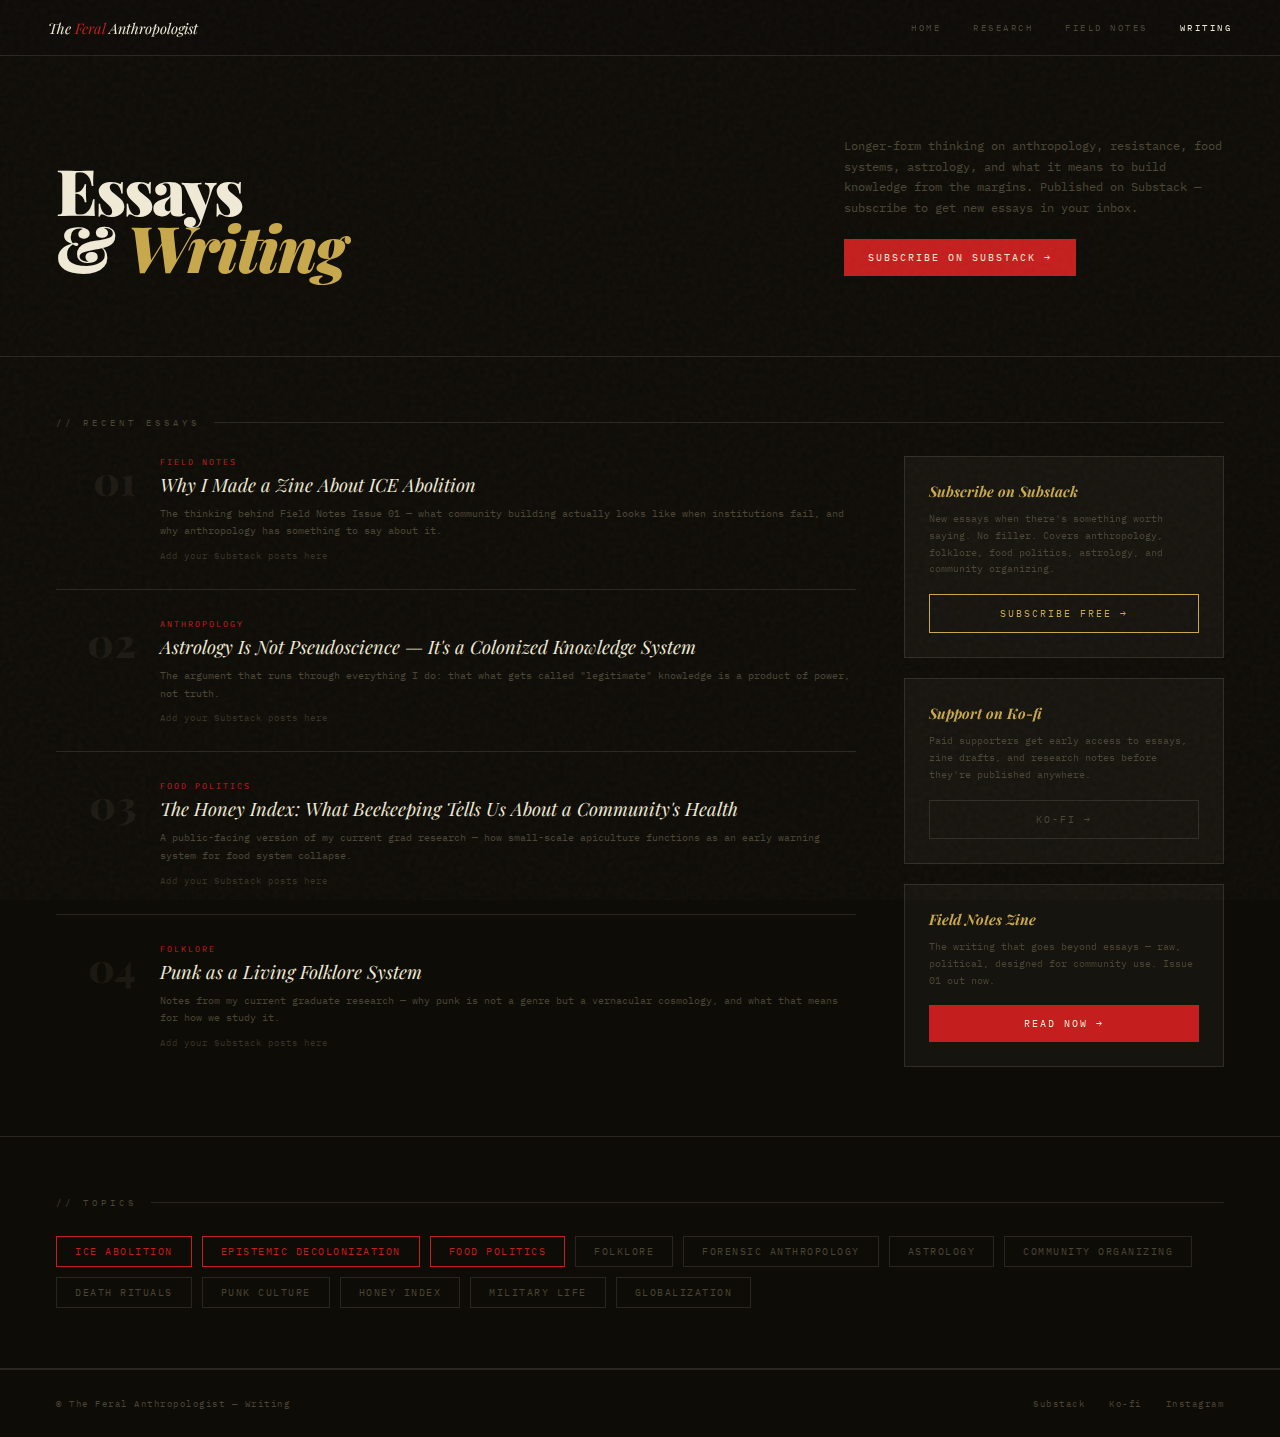
<file: writing.html>
<!DOCTYPE html>
<html lang="en">
<head>
<meta charset="UTF-8">
<meta name="viewport" content="width=device-width, initial-scale=1.0">
<title>Writing — The Feral Anthropologist</title>
<style>
@import url('https://fonts.googleapis.com/css2?family=Playfair+Display:ital,wght@0,400;0,700;0,900;1,400;1,700&family=IBM+Plex+Mono:ital,wght@0,300;0,400;0,500;1,300;1,400&display=swap');

:root {
  --bg: #0e0c07;
  --paper: #f0ead6;
  --red: #c41e1e;
  --brown: #8b7355;
  --gold: #c8a84b;
  --muted: #4a4535;
  --text: #f0ead6;
  --border: rgba(240,234,214,0.12);
}

* { margin: 0; padding: 0; box-sizing: border-box; }
body { background: var(--bg); color: var(--text); font-family: 'IBM Plex Mono', monospace; min-height: 100vh; }

body::before {
  content: '';
  position: fixed; inset: 0;
  background-image: url("data:image/svg+xml,%3Csvg viewBox='0 0 200 200' xmlns='http://www.w3.org/2000/svg'%3E%3Cfilter id='n'%3E%3CfeTurbulence type='fractalNoise' baseFrequency='0.85' numOctaves='4' stitchTiles='stitch'/%3E%3C/filter%3E%3Crect width='100%25' height='100%25' filter='url(%23n)' opacity='0.035'/%3E%3C/svg%3E");
  pointer-events: none; z-index: 1000;
}

nav {
  position: fixed; top: 0; left: 0; right: 0; z-index: 100;
  padding: 0 48px; height: 56px;
  display: flex; align-items: center; justify-content: space-between;
  border-bottom: 1px solid var(--border);
  background: rgba(14,12,7,0.95); backdrop-filter: blur(12px);
}

.nav-logo { font-family: 'Playfair Display', serif; font-size: 0.9rem; font-style: italic; color: var(--paper); text-decoration: none; }
.nav-logo span { color: var(--red); }
.nav-links { display: flex; gap: 32px; }
.nav-links a { font-size: 0.58rem; letter-spacing: 2.5px; text-transform: uppercase; color: var(--muted); text-decoration: none; transition: color 0.15s; }
.nav-links a:hover { color: var(--paper); }
.nav-links a.active { color: var(--paper); }

.page { padding-top: 56px; }

/* WRITING HEADER */
.writing-header {
  padding: 80px 56px;
  border-bottom: 1px solid var(--border);
  display: flex;
  justify-content: space-between;
  align-items: flex-end;
  gap: 40px;
}

.writing-header h1 {
  font-family: 'Playfair Display', serif;
  font-size: clamp(3rem, 5vw, 5rem);
  font-weight: 900;
  line-height: 0.9;
  letter-spacing: -2px;
  color: var(--paper);
}

.writing-header h1 em { font-style: italic; color: var(--gold); }

.writing-header-right {
  max-width: 380px;
}

.writing-desc {
  font-size: 0.72rem;
  color: var(--muted);
  line-height: 1.8;
  margin-bottom: 20px;
}

.btn {
  font-family: 'IBM Plex Mono', monospace;
  font-size: 0.6rem;
  letter-spacing: 2px;
  text-transform: uppercase;
  padding: 12px 24px;
  text-decoration: none;
  transition: all 0.15s;
  display: inline-block;
  border: none;
  cursor: pointer;
}

.btn-primary { background: var(--red); color: var(--paper); }
.btn-primary:hover { background: #a01818; }
.btn-outline { background: transparent; border: 1px solid var(--border); color: var(--muted); }
.btn-outline:hover { border-color: var(--paper); color: var(--paper); }
.btn-gold { background: transparent; border: 1px solid var(--gold); color: var(--gold); }
.btn-gold:hover { background: rgba(200,168,75,0.1); }

.sec-label {
  font-size: 0.55rem;
  letter-spacing: 4px;
  text-transform: uppercase;
  color: var(--muted);
  margin-bottom: 28px;
  display: flex;
  align-items: center;
  gap: 14px;
}
.sec-label::after { content: ''; flex: 1; height: 1px; background: var(--border); }

/* SUBSTACK EMBED SECTION */
.substack-section {
  padding: 60px 56px;
  border-bottom: 1px solid var(--border);
}

.substack-layout {
  display: grid;
  grid-template-columns: 1fr 320px;
  gap: 48px;
  align-items: start;
}

/* Recent posts — manual until RSS is connected */
.posts-list {
  display: flex;
  flex-direction: column;
  gap: 0;
}

.post-item {
  padding: 28px 0;
  border-bottom: 1px solid var(--border);
  display: grid;
  grid-template-columns: 80px 1fr;
  gap: 24px;
  align-items: start;
  text-decoration: none;
  color: inherit;
  transition: all 0.15s;
}

.post-item:first-child { padding-top: 0; }
.post-item:last-child { border-bottom: none; }
.post-item:hover .post-title { color: var(--gold); }

.post-num {
  font-family: 'Playfair Display', serif;
  font-size: 2.5rem;
  font-weight: 900;
  color: rgba(240,234,214,0.06);
  line-height: 1;
  text-align: right;
  padding-top: 4px;
}

.post-tag {
  font-size: 0.52rem;
  letter-spacing: 2px;
  text-transform: uppercase;
  color: var(--red);
  margin-bottom: 6px;
}

.post-title {
  font-family: 'Playfair Display', serif;
  font-size: 1.15rem;
  font-style: italic;
  color: var(--paper);
  margin-bottom: 8px;
  line-height: 1.3;
  transition: color 0.15s;
}

.post-excerpt {
  font-size: 0.65rem;
  color: var(--muted);
  line-height: 1.7;
  margin-bottom: 10px;
}

.post-meta {
  font-size: 0.55rem;
  color: rgba(74,69,53,0.7);
  letter-spacing: 1px;
}

/* Sidebar */
.writing-sidebar {
  display: flex;
  flex-direction: column;
  gap: 20px;
  position: sticky;
  top: 80px;
}

.sidebar-card {
  background: rgba(240,234,214,0.04);
  border: 1px solid var(--border);
  padding: 24px;
}

.sidebar-card h4 {
  font-family: 'Playfair Display', serif;
  font-size: 0.9rem;
  font-style: italic;
  color: var(--gold);
  margin-bottom: 10px;
}

.sidebar-card p {
  font-size: 0.62rem;
  color: var(--muted);
  line-height: 1.7;
  margin-bottom: 16px;
}

.sidebar-card .btn { width: 100%; text-align: center; display: block; }

/* TOPICS */
.topics-section {
  padding: 60px 56px;
  border-bottom: 1px solid var(--border);
}

.topics-grid {
  display: flex;
  flex-wrap: wrap;
  gap: 10px;
}

.topic-pill {
  font-size: 0.6rem;
  padding: 8px 18px;
  letter-spacing: 1.5px;
  text-transform: uppercase;
  border: 1px solid var(--border);
  color: var(--muted);
  cursor: default;
  transition: all 0.15s;
}

.topic-pill:hover { border-color: var(--paper); color: var(--paper); }
.topic-pill.featured { border-color: var(--red); color: var(--red); }

footer {
  padding: 28px 56px;
  border-top: 1px solid var(--border);
  display: flex;
  align-items: center;
  justify-content: space-between;
  font-size: 0.55rem;
  color: var(--muted);
  letter-spacing: 1.5px;
}
footer a { color: var(--muted); text-decoration: none; }
footer a:hover { color: var(--paper); }

@keyframes fadeUp {
  from { opacity: 0; transform: translateY(16px); }
  to { opacity: 1; transform: translateY(0); }
}
.writing-header { animation: fadeUp 0.6s ease forwards; }

@media (max-width: 900px) {
  .writing-header { flex-direction: column; align-items: flex-start; }
  .substack-layout { grid-template-columns: 1fr; }
  .writing-sidebar { position: static; }
  nav { padding: 0 20px; }
  .nav-links { gap: 16px; }
  .writing-header, .substack-section, .topics-section { padding-left: 24px; padding-right: 24px; }
}
</style>
</head>
<body>

<nav>
  <a href="index.html" class="nav-logo">The <span>Feral</span> Anthropologist</a>
  <div class="nav-links">
    <a href="index.html">Home</a>
    <a href="research.html">Research</a>
    <a href="zine.html">Field Notes</a>
    <a href="writing.html" class="active">Writing</a>
  </div>
</nav>

<div class="page">

  <div class="writing-header">
    <h1>Essays<br>& <em>Writing</em></h1>
    <div class="writing-header-right">
      <p class="writing-desc">Longer-form thinking on anthropology, resistance, food systems, astrology, and what it means to build knowledge from the margins. Published on Substack — subscribe to get new essays in your inbox.</p>
      <a href="https://substack.com" target="_blank" class="btn btn-primary">Subscribe on Substack →</a>
    </div>
  </div>

  <div class="substack-section">
    <div class="sec-label">// Recent Essays</div>
    <div class="substack-layout">

      <div class="posts-list">

        <a href="https://substack.com" target="_blank" class="post-item">
          <div class="post-num">01</div>
          <div>
            <div class="post-tag">Field Notes</div>
            <div class="post-title">Why I Made a Zine About ICE Abolition</div>
            <div class="post-excerpt">The thinking behind Field Notes Issue 01 — what community building actually looks like when institutions fail, and why anthropology has something to say about it.</div>
            <div class="post-meta">Add your Substack posts here</div>
          </div>
        </a>

        <a href="https://substack.com" target="_blank" class="post-item">
          <div class="post-num">02</div>
          <div>
            <div class="post-tag">Anthropology</div>
            <div class="post-title">Astrology Is Not Pseudoscience — It's a Colonized Knowledge System</div>
            <div class="post-excerpt">The argument that runs through everything I do: that what gets called "legitimate" knowledge is a product of power, not truth.</div>
            <div class="post-meta">Add your Substack posts here</div>
          </div>
        </a>

        <a href="https://substack.com" target="_blank" class="post-item">
          <div class="post-num">03</div>
          <div>
            <div class="post-tag">Food Politics</div>
            <div class="post-title">The Honey Index: What Beekeeping Tells Us About a Community's Health</div>
            <div class="post-excerpt">A public-facing version of my current grad research — how small-scale apiculture functions as an early warning system for food system collapse.</div>
            <div class="post-meta">Add your Substack posts here</div>
          </div>
        </a>

        <a href="https://substack.com" target="_blank" class="post-item">
          <div class="post-num">04</div>
          <div>
            <div class="post-tag">Folklore</div>
            <div class="post-title">Punk as a Living Folklore System</div>
            <div class="post-excerpt">Notes from my current graduate research — why punk is not a genre but a vernacular cosmology, and what that means for how we study it.</div>
            <div class="post-meta">Add your Substack posts here</div>
          </div>
        </a>

      </div>

      <div class="writing-sidebar">
        <div class="sidebar-card">
          <h4>Subscribe on Substack</h4>
          <p>New essays when there's something worth saying. No filler. Covers anthropology, folklore, food politics, astrology, and community organizing.</p>
          <a href="https://substack.com" target="_blank" class="btn btn-gold">Subscribe Free →</a>
        </div>
        <div class="sidebar-card">
          <h4>Support on Ko-fi</h4>
          <p>Paid supporters get early access to essays, zine drafts, and research notes before they're published anywhere.</p>
          <a href="https://ko-fi.com" target="_blank" class="btn btn-outline">Ko-fi →</a>
        </div>
        <div class="sidebar-card">
          <h4>Field Notes Zine</h4>
          <p>The writing that goes beyond essays — raw, political, designed for community use. Issue 01 out now.</p>
          <a href="zine.html" class="btn btn-primary">Read Now →</a>
        </div>
      </div>

    </div>
  </div>

  <!-- Topics -->
  <div class="topics-section">
    <div class="sec-label">// Topics</div>
    <div class="topics-grid">
      <div class="topic-pill featured">ICE Abolition</div>
      <div class="topic-pill featured">Epistemic Decolonization</div>
      <div class="topic-pill featured">Food Politics</div>
      <div class="topic-pill">Folklore</div>
      <div class="topic-pill">Forensic Anthropology</div>
      <div class="topic-pill">Astrology</div>
      <div class="topic-pill">Community Organizing</div>
      <div class="topic-pill">Death Rituals</div>
      <div class="topic-pill">Punk Culture</div>
      <div class="topic-pill">Honey Index</div>
      <div class="topic-pill">Military Life</div>
      <div class="topic-pill">Globalization</div>
    </div>
  </div>

</div>

<footer>
  <span>© The Feral Anthropologist — Writing</span>
  <div style="display:flex;gap:24px;">
    <a href="https://substack.com" target="_blank">Substack</a>
    <a href="https://ko-fi.com" target="_blank">Ko-fi</a>
    <a href="https://instagram.com" target="_blank">Instagram</a>
  </div>
</footer>

</body>
</html>
</file>
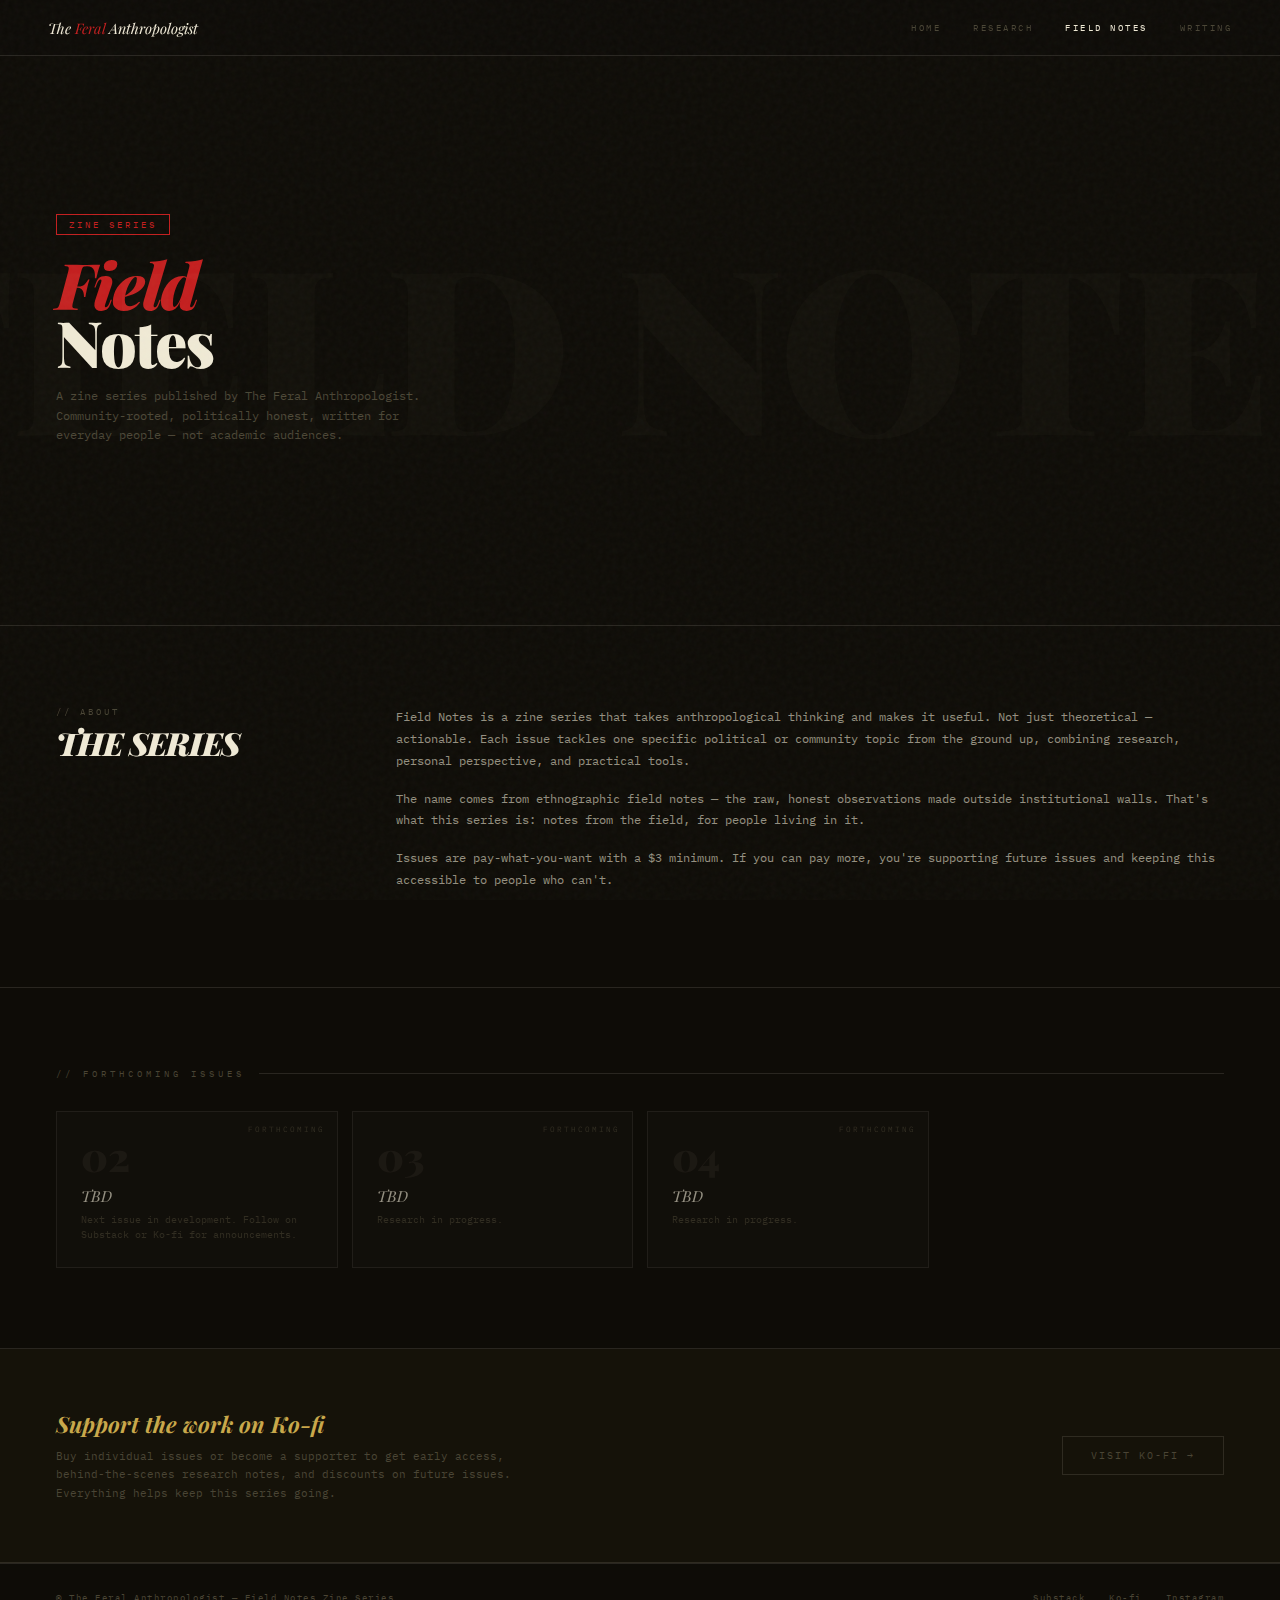
<file: zine.html>
<!DOCTYPE html>
<html lang="en">
<head>
<meta charset="UTF-8">
<meta name="viewport" content="width=device-width, initial-scale=1.0">
<title>Field Notes — The Feral Anthropologist</title>
<style>
@import url('https://fonts.googleapis.com/css2?family=Playfair+Display:ital,wght@0,400;0,700;0,900;1,400;1,700&family=IBM+Plex+Mono:ital,wght@0,300;0,400;0,500;1,300;1,400&display=swap');

:root {
  --bg: #0e0c07;
  --paper: #f0ead6;
  --red: #c41e1e;
  --brown: #8b7355;
  --gold: #c8a84b;
  --muted: #4a4535;
  --text: #f0ead6;
  --border: rgba(240,234,214,0.12);
}

* { margin: 0; padding: 0; box-sizing: border-box; }
body { background: var(--bg); color: var(--text); font-family: 'IBM Plex Mono', monospace; min-height: 100vh; }

body::before {
  content: '';
  position: fixed; inset: 0;
  background-image: url("data:image/svg+xml,%3Csvg viewBox='0 0 200 200' xmlns='http://www.w3.org/2000/svg'%3E%3Cfilter id='n'%3E%3CfeTurbulence type='fractalNoise' baseFrequency='0.85' numOctaves='4' stitchTiles='stitch'/%3E%3C/filter%3E%3Crect width='100%25' height='100%25' filter='url(%23n)' opacity='0.035'/%3E%3C/svg%3E");
  pointer-events: none; z-index: 1000;
}

nav {
  position: fixed; top: 0; left: 0; right: 0; z-index: 100;
  padding: 0 48px; height: 56px;
  display: flex; align-items: center; justify-content: space-between;
  border-bottom: 1px solid var(--border);
  background: rgba(14,12,7,0.95); backdrop-filter: blur(12px);
}

.nav-logo { font-family: 'Playfair Display', serif; font-size: 0.9rem; font-style: italic; color: var(--paper); text-decoration: none; }
.nav-logo span { color: var(--red); }
.nav-links { display: flex; gap: 32px; }
.nav-links a { font-size: 0.58rem; letter-spacing: 2.5px; text-transform: uppercase; color: var(--muted); text-decoration: none; transition: color 0.15s; }
.nav-links a:hover { color: var(--paper); }
.nav-links a.active { color: var(--paper); }

.page { padding-top: 56px; }

/* ZINE HEADER */
.zine-header {
  padding: 80px 56px;
  border-bottom: 1px solid var(--border);
  display: grid;
  grid-template-columns: 1fr 1fr;
  gap: 60px;
  align-items: center;
  position: relative;
  overflow: hidden;
}

.zine-header::before {
  content: 'FIELD NOTES';
  position: absolute;
  font-family: 'Playfair Display', serif;
  font-size: 18vw;
  font-weight: 900;
  color: rgba(240,234,214,0.02);
  top: 50%; left: 50%;
  transform: translate(-50%, -50%);
  white-space: nowrap;
  pointer-events: none;
  letter-spacing: -4px;
}

.zine-title-block h1 {
  font-family: 'Playfair Display', serif;
  font-size: clamp(3rem, 5vw, 5rem);
  font-weight: 900;
  line-height: 0.9;
  letter-spacing: -2px;
  color: var(--paper);
  margin-bottom: 16px;
}

.zine-title-block h1 em { font-style: italic; color: var(--red); }

.zine-tagline {
  font-size: 0.72rem;
  color: var(--muted);
  line-height: 1.7;
  margin-bottom: 24px;
  max-width: 400px;
}

.issue-tag {
  display: inline-block;
  font-size: 0.55rem;
  letter-spacing: 3px;
  text-transform: uppercase;
  padding: 4px 12px;
  border: 1px solid var(--red);
  color: var(--red);
  margin-bottom: 20px;
}

/* ISSUE CARD */
.issue-showcase {
  display: flex;
  flex-direction: column;
  gap: 0;
}

.issue-card-hero {
  background: rgba(196,30,30,0.08);
  border: 1px solid rgba(196,30,30,0.25);
  padding: 40px;
  position: relative;
  overflow: hidden;
}

.issue-card-hero::before {
  content: '01';
  position: absolute;
  bottom: -20px; right: -10px;
  font-family: 'Playfair Display', serif;
  font-size: 12rem;
  font-weight: 900;
  color: rgba(196,30,30,0.08);
  line-height: 1;
  pointer-events: none;
}

.issue-number {
  font-size: 0.55rem;
  letter-spacing: 3px;
  text-transform: uppercase;
  color: var(--red);
  margin-bottom: 16px;
}

.issue-title {
  font-family: 'Playfair Display', serif;
  font-size: 1.8rem;
  font-style: italic;
  color: var(--paper);
  margin-bottom: 12px;
  line-height: 1.2;
}

.issue-desc {
  font-size: 0.68rem;
  color: rgba(240,234,214,0.55);
  line-height: 1.8;
  margin-bottom: 28px;
}

.issue-meta {
  display: flex;
  gap: 24px;
  font-size: 0.58rem;
  color: var(--muted);
  margin-bottom: 28px;
}

.btn {
  font-family: 'IBM Plex Mono', monospace;
  font-size: 0.6rem;
  letter-spacing: 2px;
  text-transform: uppercase;
  padding: 12px 28px;
  text-decoration: none;
  transition: all 0.15s;
  display: inline-block;
  cursor: pointer;
  border: none;
}

.btn-primary { background: var(--red); color: var(--paper); }
.btn-primary:hover { background: #a01818; }
.btn-outline { background: transparent; border: 1px solid var(--border); color: var(--muted); }
.btn-outline:hover { border-color: var(--paper); color: var(--paper); }

.btn-wrap { display: flex; gap: 12px; align-items: center; }

.price-note {
  font-size: 0.6rem;
  color: var(--muted);
  align-self: center;
}

/* ABOUT SERIES */
.about-series {
  padding: 80px 56px;
  border-bottom: 1px solid var(--border);
  display: grid;
  grid-template-columns: 280px 1fr;
  gap: 60px;
}

.series-label {
  font-size: 0.55rem;
  letter-spacing: 3px;
  text-transform: uppercase;
  color: var(--muted);
  position: sticky;
  top: 80px;
}

.series-label strong {
  display: block;
  font-family: 'Playfair Display', serif;
  font-size: 2rem;
  font-style: italic;
  color: var(--paper);
  font-weight: 900;
  letter-spacing: -1px;
  margin-top: 8px;
  line-height: 1.1;
}

.series-content p {
  font-size: 0.72rem;
  color: rgba(240,234,214,0.6);
  line-height: 1.9;
  margin-bottom: 16px;
}

/* UPCOMING */
.upcoming-section {
  padding: 80px 56px;
  border-bottom: 1px solid var(--border);
}

.sec-label {
  font-size: 0.55rem;
  letter-spacing: 4px;
  text-transform: uppercase;
  color: var(--muted);
  margin-bottom: 32px;
  display: flex;
  align-items: center;
  gap: 14px;
}
.sec-label::after { content: ''; flex: 1; height: 1px; background: var(--border); }

.upcoming-grid {
  display: grid;
  grid-template-columns: repeat(auto-fill, minmax(260px, 1fr));
  gap: 14px;
}

.upcoming-card {
  background: rgba(240,234,214,0.03);
  border: 1px solid var(--border);
  padding: 24px;
  opacity: 0.6;
  position: relative;
}

.upcoming-card::after {
  content: 'FORTHCOMING';
  position: absolute;
  top: 12px; right: 12px;
  font-size: 0.48rem;
  letter-spacing: 2px;
  color: var(--muted);
}

.uc-num {
  font-family: 'Playfair Display', serif;
  font-size: 2.5rem;
  font-weight: 900;
  color: rgba(240,234,214,0.08);
  line-height: 1;
  margin-bottom: 10px;
}

.uc-title {
  font-family: 'Playfair Display', serif;
  font-style: italic;
  font-size: 0.95rem;
  color: var(--paper);
  margin-bottom: 6px;
}

.uc-topic {
  font-size: 0.6rem;
  color: var(--muted);
  line-height: 1.6;
}

/* SUPPORT */
.support-section {
  padding: 60px 56px;
  background: rgba(200,168,75,0.04);
  border-bottom: 1px solid var(--border);
  display: flex;
  align-items: center;
  justify-content: space-between;
  gap: 40px;
}

.support-text h3 {
  font-family: 'Playfair Display', serif;
  font-size: 1.4rem;
  font-style: italic;
  color: var(--gold);
  margin-bottom: 8px;
}

.support-text p {
  font-size: 0.68rem;
  color: var(--muted);
  line-height: 1.7;
  max-width: 500px;
}

footer {
  padding: 28px 56px;
  border-top: 1px solid var(--border);
  display: flex;
  align-items: center;
  justify-content: space-between;
  font-size: 0.55rem;
  color: var(--muted);
  letter-spacing: 1.5px;
}

footer a { color: var(--muted); text-decoration: none; }
footer a:hover { color: var(--paper); }

@keyframes fadeUp {
  from { opacity: 0; transform: translateY(16px); }
  to { opacity: 1; transform: translateY(0); }
}

.zine-title-block { animation: fadeUp 0.6s ease forwards; }
.issue-showcase { animation: fadeUp 0.6s 0.15s ease forwards; opacity: 0; }

@media (max-width: 900px) {
  .zine-header, .about-series { grid-template-columns: 1fr; }
  nav { padding: 0 20px; }
  .nav-links { gap: 16px; }
  .zine-header, .about-series, .upcoming-section, .support-section { padding-left: 24px; padding-right: 24px; }
}
</style>
</head>
<body>

<nav>
  <a href="index.html" class="nav-logo">The <span>Feral</span> Anthropologist</a>
  <div class="nav-links">
    <a href="index.html">Home</a>
    <a href="research.html">Research</a>
    <a href="zine.html" class="active">Field Notes</a>
    <a href="writing.html">Writing</a>
  </div>
</nav>

<div class="page">

  <div class="zine-header">
    <div class="zine-title-block">
      <div class="issue-tag">Zine Series</div>
      <h1><em>Field</em><br>Notes</h1>
      <p class="zine-tagline">A zine series published by The Feral Anthropologist. Community-rooted, politically honest, written for everyday people — not academic audiences.</p>
    </div>

    <div class="issue-showcase">
      <div class="issue-card-hero">
        <div class="issue-number">// Issue 01 — Now Available</div>
        <div class="issue-title">Abolish ICE &<br>How We Hold<br>Each Other</div>
        <div class="issue-desc">Focused, accessible tools for community building in the face of immigration enforcement. This issue is about what abolition actually looks like on the ground — and how everyday people build networks of protection and care.</div>
        <div class="issue-meta">
          <span>Digital Zine</span>
          <span>Pay What You Want</span>
          <span>Min. $3</span>
        </div>
        <div class="btn-wrap">
          <a href="https://ko-fi.com" target="_blank" class="btn btn-primary">Get Issue 01 — Ko-fi</a>
          <span class="price-note">from $3</span>
        </div>
      </div>
    </div>
  </div>

  <!-- About the Series -->
  <div class="about-series">
    <div class="series-label">
      // About
      <strong>The Series</strong>
    </div>
    <div class="series-content">
      <p>Field Notes is a zine series that takes anthropological thinking and makes it useful. Not just theoretical — actionable. Each issue tackles one specific political or community topic from the ground up, combining research, personal perspective, and practical tools.</p>
      <p>The name comes from ethnographic field notes — the raw, honest observations made outside institutional walls. That's what this series is: notes from the field, for people living in it.</p>
      <p>Issues are pay-what-you-want with a $3 minimum. If you can pay more, you're supporting future issues and keeping this accessible to people who can't.</p>
    </div>
  </div>

  <!-- Upcoming Issues -->
  <div class="upcoming-section">
    <div class="sec-label">// Forthcoming Issues</div>
    <div class="upcoming-grid">
      <div class="upcoming-card">
        <div class="uc-num">02</div>
        <div class="uc-title">TBD</div>
        <div class="uc-topic">Next issue in development. Follow on Substack or Ko-fi for announcements.</div>
      </div>
      <div class="upcoming-card">
        <div class="uc-num">03</div>
        <div class="uc-title">TBD</div>
        <div class="uc-topic">Research in progress.</div>
      </div>
      <div class="upcoming-card">
        <div class="uc-num">04</div>
        <div class="uc-title">TBD</div>
        <div class="uc-topic">Research in progress.</div>
      </div>
    </div>
  </div>

  <!-- Support -->
  <div class="support-section">
    <div class="support-text">
      <h3>Support the work on Ko-fi</h3>
      <p>Buy individual issues or become a supporter to get early access, behind-the-scenes research notes, and discounts on future issues. Everything helps keep this series going.</p>
    </div>
    <a href="https://ko-fi.com" target="_blank" class="btn btn-outline">Visit Ko-fi →</a>
  </div>

</div>

<footer>
  <span>© The Feral Anthropologist — Field Notes Zine Series</span>
  <div style="display:flex;gap:24px;">
    <a href="https://substack.com" target="_blank">Substack</a>
    <a href="https://ko-fi.com" target="_blank">Ko-fi</a>
    <a href="https://instagram.com" target="_blank">Instagram</a>
  </div>
</footer>

</body>
</html>
</file>
